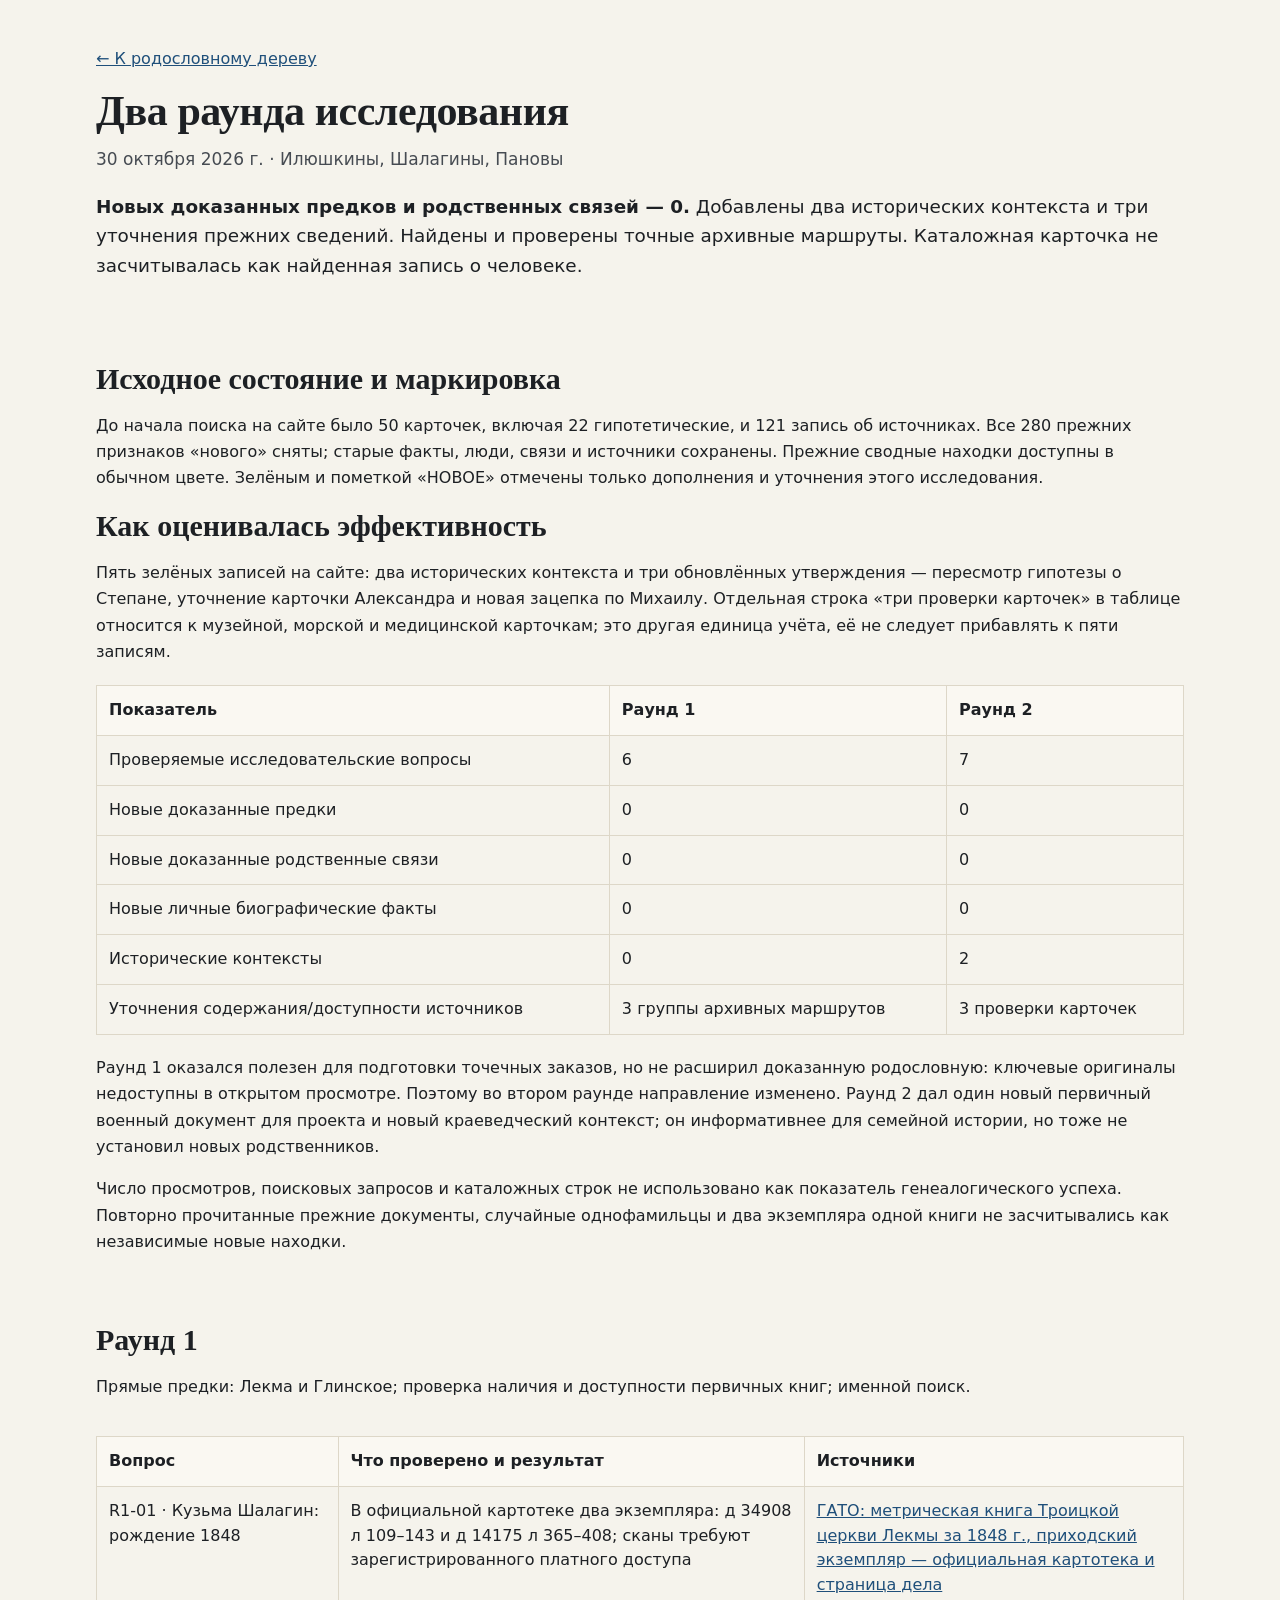
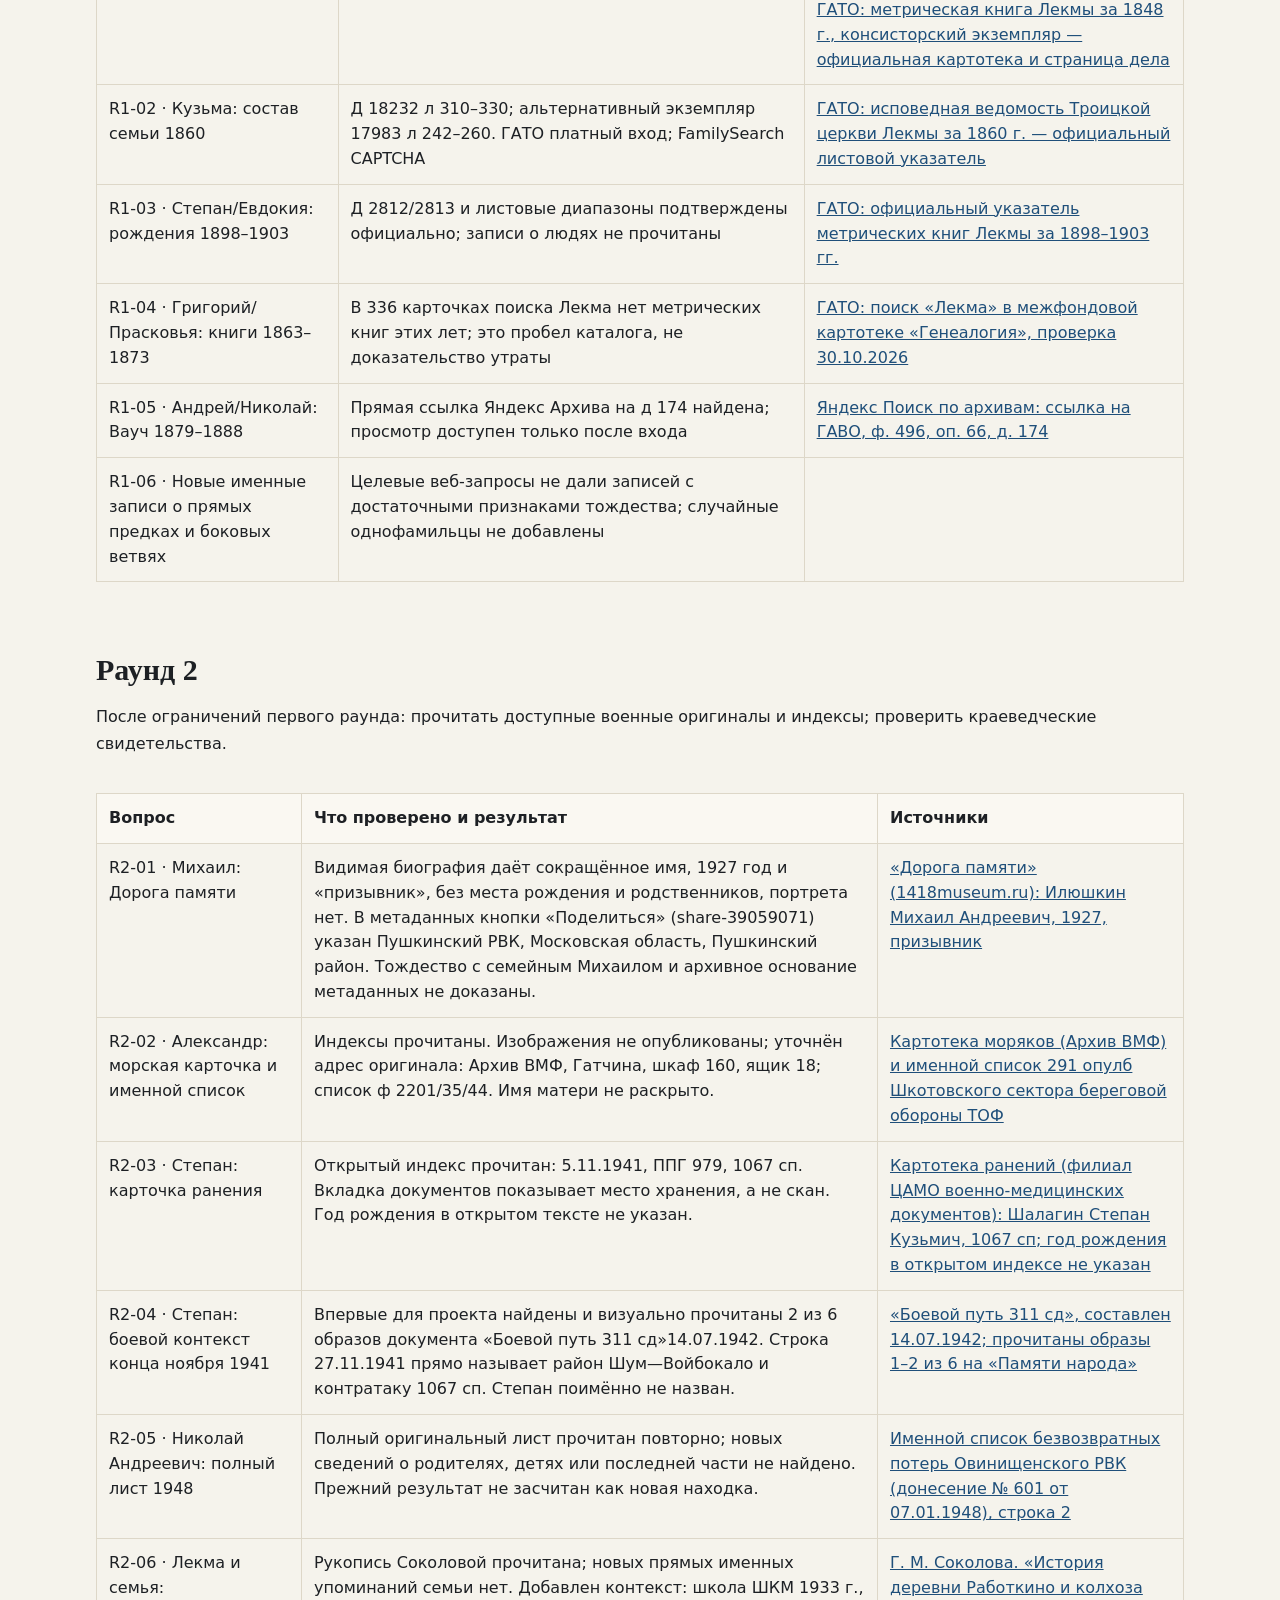
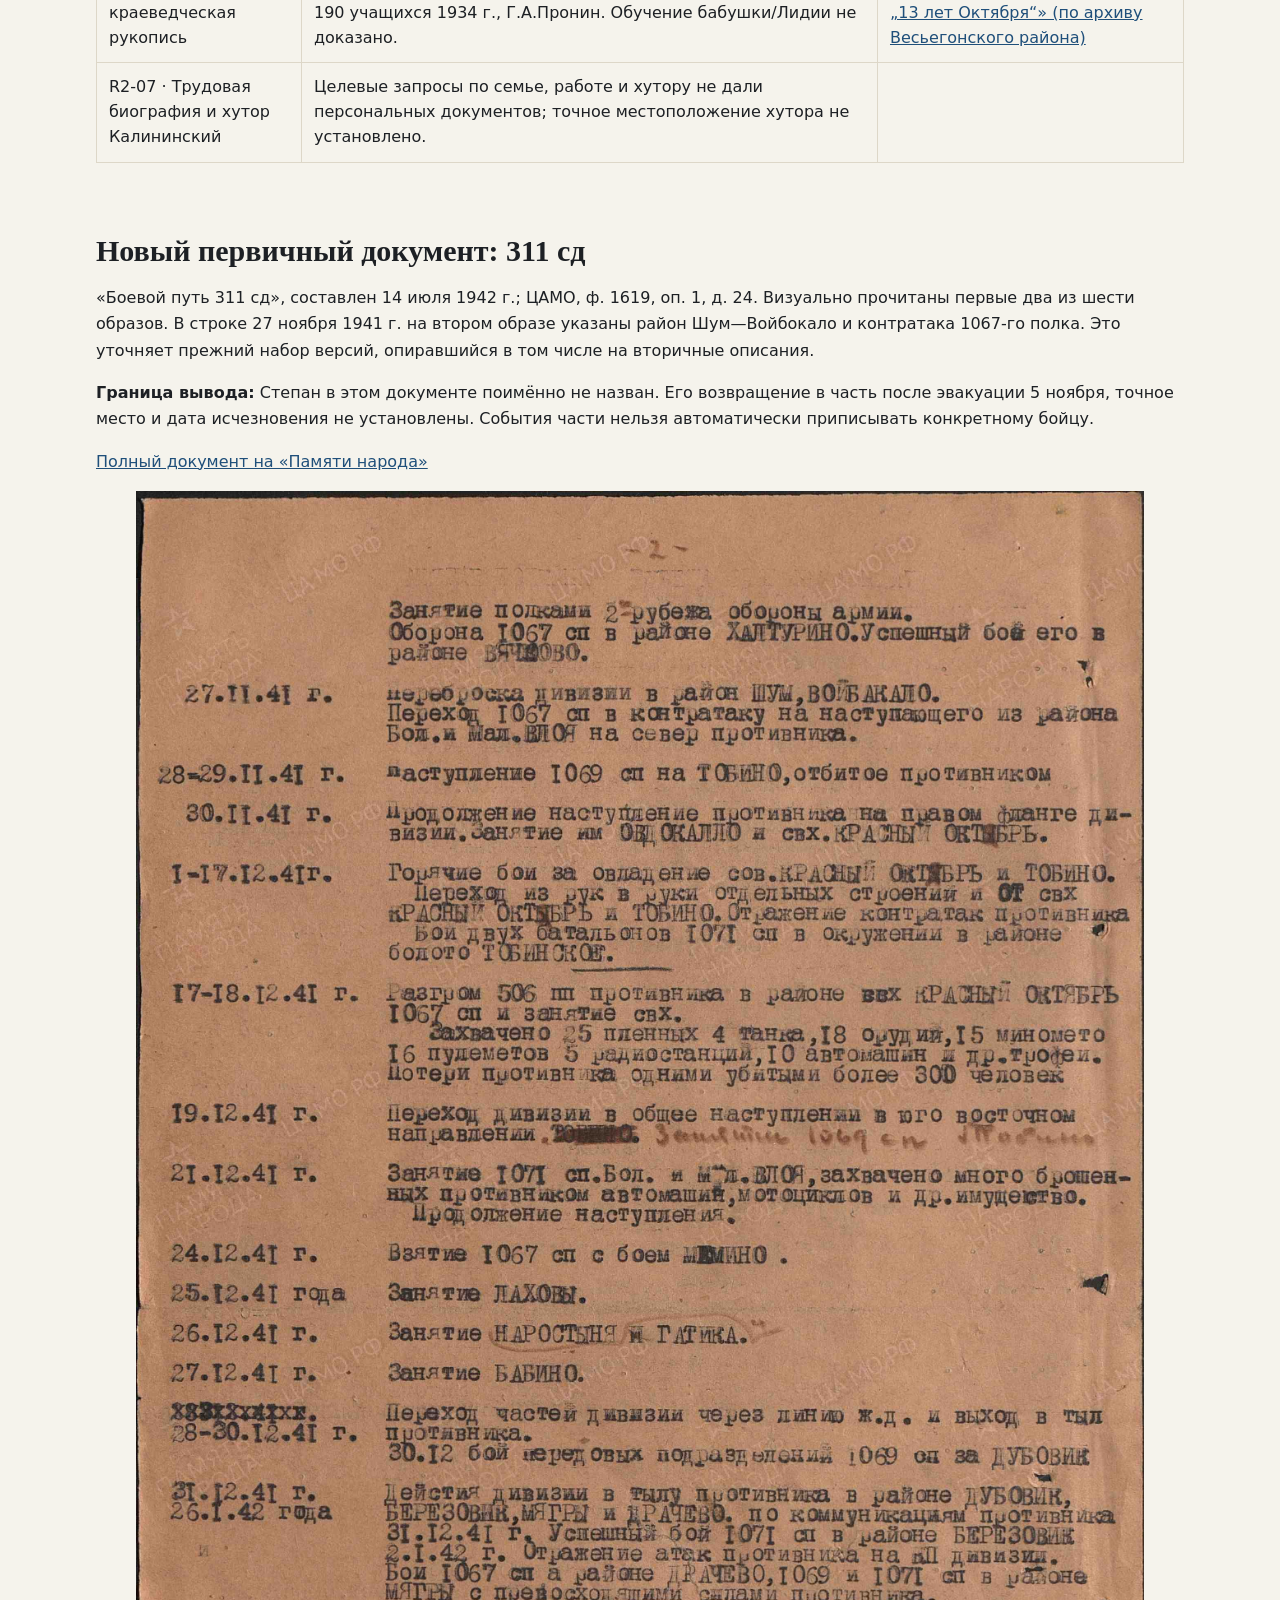
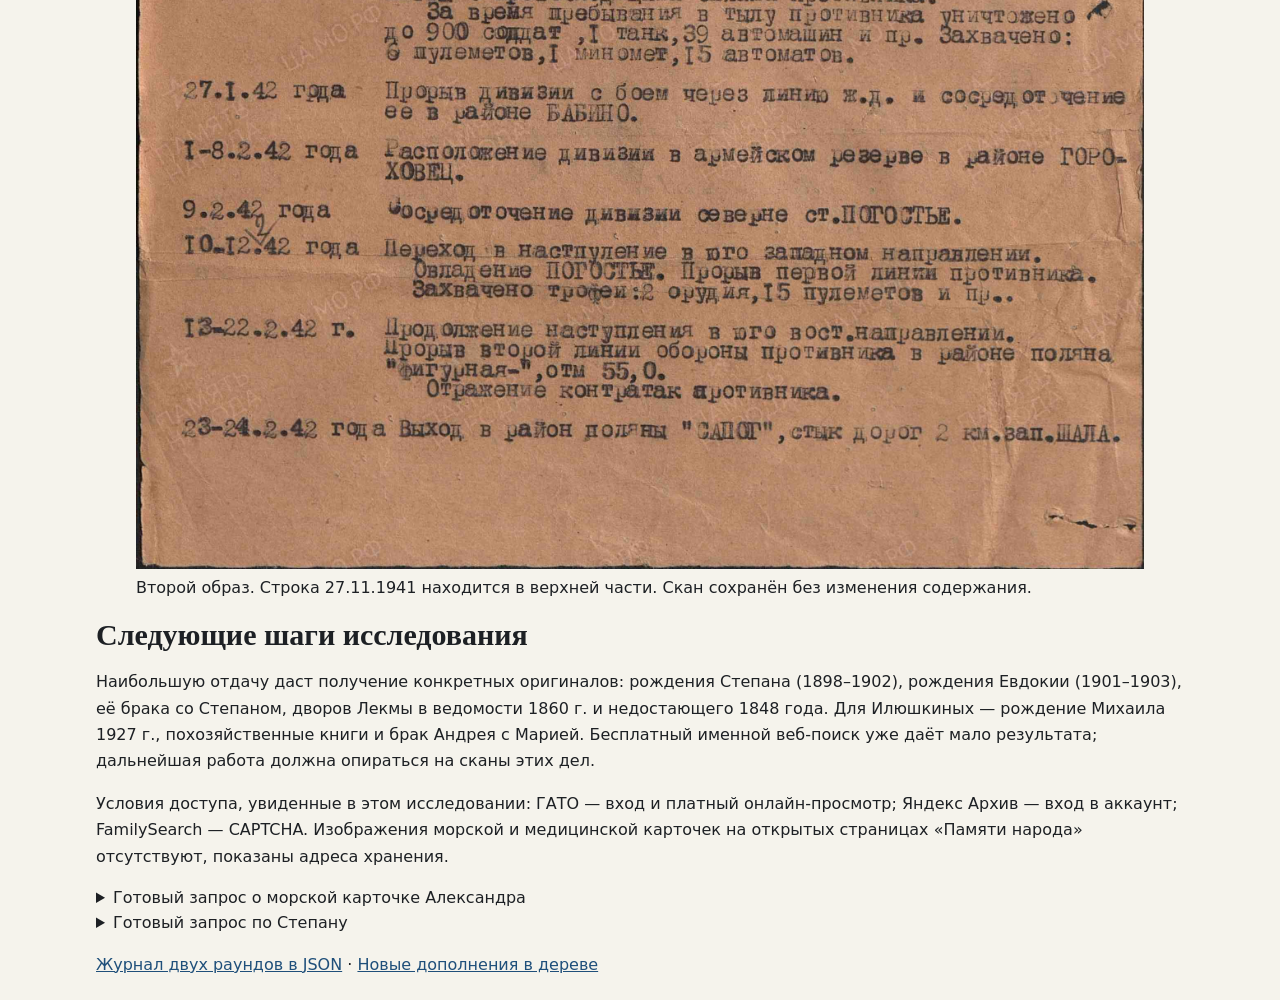
<file: research-2026-10-30.html>
<!doctype html><html lang="ru"><head><meta charset="utf-8"><meta name="viewport" content="width=device-width,initial-scale=1"><title>Два раунда исследования — 30 октября 2026</title><link rel="stylesheet" href="assets/style.css?v=20261030-r2"><style>table{border-collapse:collapse;width:100%;margin:20px 0}th,td{text-align:left;vertical-align:top;border:1px solid var(--line);padding:12px}th{background:var(--surface-2)}td a{overflow-wrap:anywhere}figure img{max-width:100%;height:auto}blockquote{margin:16px 0;padding:14px 18px;border-left:3px solid var(--found);background:var(--surface-2)}.result{font-size:1.15rem;line-height:1.6}summary{cursor:pointer}h2{margin-top:0}p{line-height:1.65}</style></head><body><header class="top"><div class="wrap"><p><a href="index.html">← К родословному дереву</a></p><h1>Два раунда исследования</h1><p class="lead">30 октября 2026 г. · Илюшкины, Шалагины, Пановы</p><p class="result"><strong>Новых доказанных предков и родственных связей — 0.</strong> Добавлены два исторических контекста и три уточнения прежних сведений. Найдены и проверены точные архивные маршруты. Каталожная карточка не засчитывалась как найденная запись о человеке.</p></div></header><main><section class="section"><div class="wrap"><h2>Исходное состояние и маркировка</h2><p>До начала поиска на сайте было 50 карточек, включая 22 гипотетические, и 121 запись об источниках. Все 280 прежних признаков «нового» сняты; старые факты, люди, связи и источники сохранены. Прежние сводные находки доступны в обычном цвете. Зелёным и пометкой «НОВОЕ» отмечены только дополнения и уточнения этого исследования.</p><h2>Как оценивалась эффективность</h2><p>Пять зелёных записей на сайте: два исторических контекста и три обновлённых утверждения — пересмотр гипотезы о Степане, уточнение карточки Александра и новая зацепка по Михаилу. Отдельная строка «три проверки карточек» в таблице относится к музейной, морской и медицинской карточкам; это другая единица учёта, её не следует прибавлять к пяти записям.</p><table><thead><tr><th>Показатель</th><th>Раунд 1</th><th>Раунд 2</th></tr></thead><tbody><tr><td>Проверяемые исследовательские вопросы</td><td>6</td><td>7</td></tr><tr><td>Новые доказанные предки</td><td>0</td><td>0</td></tr><tr><td>Новые доказанные родственные связи</td><td>0</td><td>0</td></tr><tr><td>Новые личные биографические факты</td><td>0</td><td>0</td></tr><tr><td>Исторические контексты</td><td>0</td><td>2</td></tr><tr><td>Уточнения содержания/доступности источников</td><td>3 группы архивных маршрутов</td><td>3 проверки карточек</td></tr></tbody></table><p>Раунд 1 оказался полезен для подготовки точечных заказов, но не расширил доказанную родословную: ключевые оригиналы недоступны в открытом просмотре. Поэтому во втором раунде направление изменено. Раунд 2 дал один новый первичный военный документ для проекта и новый краеведческий контекст; он информативнее для семейной истории, но тоже не установил новых родственников.</p><p>Число просмотров, поисковых запросов и каталожных строк не использовано как показатель генеалогического успеха. Повторно прочитанные прежние документы, случайные однофамильцы и два экземпляра одной книги не засчитывались как независимые новые находки.</p></div></section><section class="section"><div class="wrap"><h2>Раунд 1</h2><p>Прямые предки: Лекма и Глинское; проверка наличия и доступности первичных книг; именной поиск.</p><div style="overflow-x:auto"><table><thead><tr><th>Вопрос</th><th>Что проверено и результат</th><th>Источники</th></tr></thead><tbody><tr><td>R1-01 · Кузьма Шалагин: рождение 1848</td><td>В официальной картотеке два экземпляра: д 34908 л 109–143 и д 14175 л 365–408; сканы требуют зарегистрированного платного доступа</td><td><a href="https://archives.tverreg.ru/infres/-/archive/gato/cfcard/cftvergenealogy/2950124" target="_blank" rel="noopener">ГАТО: метрическая книга Троицкой церкви Лекмы за 1848 г., приходский экземпляр — официальная картотека и страница дела</a><br><a href="https://archives.tverreg.ru/infres/-/archive/gato/cfcard/cftvergenealogy/2976346" target="_blank" rel="noopener">ГАТО: метрическая книга Лекмы за 1848 г., консисторский экземпляр — официальная картотека и страница дела</a></td></tr><tr><td>R1-02 · Кузьма: состав семьи 1860</td><td>Д 18232 л 310–330; альтернативный экземпляр 17983 л 242–260. ГАТО платный вход; FamilySearch CAPTCHA</td><td><a href="https://archives.tverreg.ru/infres/-/archive/gato/cfcard/cftvergenealogy/2992218" target="_blank" rel="noopener">ГАТО: исповедная ведомость Троицкой церкви Лекмы за 1860 г. — официальный листовой указатель</a></td></tr><tr><td>R1-03 · Степан/Евдокия: рождения 1898–1903</td><td>Д 2812/2813 и листовые диапазоны подтверждены официально; записи о людях не прочитаны</td><td><a href="https://archives.tverreg.ru/infres/-/archive/gato/160/15-3/2812" target="_blank" rel="noopener">ГАТО: официальный указатель метрических книг Лекмы за 1898–1903 гг.</a></td></tr><tr><td>R1-04 · Григорий/Прасковья: книги 1863–1873</td><td>В 336 карточках поиска Лекма нет метрических книг этих лет; это пробел каталога, не доказательство утраты</td><td><a href="https://archives.tverreg.ru/infres/-/archive/gato/cfcards/cftvergenealogy?_archiveStorePortlet_query=%D0%9B%D0%B5%D0%BA%D0%BC%D0%B0" target="_blank" rel="noopener">ГАТО: поиск «Лекма» в межфондовой картотеке «Генеалогия», проверка 30.10.2026</a></td></tr><tr><td>R1-05 · Андрей/Николай: Вауч 1879–1888</td><td>Прямая ссылка Яндекс Архива на д 174 найдена; просмотр доступен только после входа</td><td><a href="https://ya.ru/archive/catalog/d61ba911-582a-43d5-8c33-6fb40594daeb" target="_blank" rel="noopener">Яндекс Поиск по архивам: ссылка на ГАВО, ф. 496, оп. 66, д. 174</a></td></tr><tr><td>R1-06 · Новые именные записи о прямых предках и боковых ветвях</td><td>Целевые веб-запросы не дали записей с достаточными признаками тождества; случайные однофамильцы не добавлены</td><td></td></tr></tbody></table></div></div></section><section class="section"><div class="wrap"><h2>Раунд 2</h2><p>После ограничений первого раунда: прочитать доступные военные оригиналы и индексы; проверить краеведческие свидетельства.</p><div style="overflow-x:auto"><table><thead><tr><th>Вопрос</th><th>Что проверено и результат</th><th>Источники</th></tr></thead><tbody><tr><td>R2-01 · Михаил: Дорога памяти</td><td>Видимая биография даёт сокращённое имя, 1927 год и «призывник», без места рождения и родственников, портрета нет. В метаданных кнопки «Поделиться» (share-39059071) указан Пушкинский РВК, Московская область, Пушкинский район. Тождество с семейным Михаилом и архивное основание метаданных не доказаны.</td><td><a href="https://1418museum.ru/heroes/39059071/" target="_blank" rel="noopener">«Дорога памяти» (1418museum.ru): Илюшкин Михаил Андреевич, 1927, призывник</a></td></tr><tr><td>R2-02 · Александр: морская карточка и именной список</td><td>Индексы прочитаны. Изображения не опубликованы; уточнён адрес оригинала: Архив ВМФ, Гатчина, шкаф 160, ящик 18; список ф 2201/35/44. Имя матери не раскрыто.</td><td><a href="https://pamyat-naroda.ru/heroes/kld-card_vmf5294591/" target="_blank" rel="noopener">Картотека моряков (Архив ВМФ) и именной список 291 опулб Шкотовского сектора береговой обороны ТОФ</a></td></tr><tr><td>R2-03 · Степан: карточка ранения</td><td>Открытый индекс прочитан: 5.11.1941, ППГ 979, 1067 сп. Вкладка документов показывает место хранения, а не скан. Год рождения в открытом тексте не указан.</td><td><a href="https://pamyat-naroda.ru/heroes/kld-card_ran1731084/" target="_blank" rel="noopener">Картотека ранений (филиал ЦАМО военно-медицинских документов): Шалагин Степан Кузьмич, 1067 сп; год рождения в открытом индексе не указан</a></td></tr><tr><td>R2-04 · Степан: боевой контекст конца ноября 1941</td><td>Впервые для проекта найдены и визуально прочитаны 2 из 6 образов документа «Боевой путь 311 сд»14.07.1942. Строка 27.11.1941 прямо называет район Шум—Войбокало и контратаку 1067 сп. Степан поимённо не назван.</td><td><a href="https://pamyat-naroda.ru/documents/view/?id=135392737" target="_blank" rel="noopener">«Боевой путь 311 сд», составлен 14.07.1942; прочитаны образы 1–2 из 6 на «Памяти народа»</a></td></tr><tr><td>R2-05 · Николай Андреевич: полный лист 1948</td><td>Полный оригинальный лист прочитан повторно; новых сведений о родителях, детях или последней части не найдено. Прежний результат не засчитан как новая находка.</td><td><a href="https://obd-memorial.ru/html/info.htm?id=64475689" target="_blank" rel="noopener">Именной список безвозвратных потерь Овинищенского РВК (донесение № 601 от 07.01.1948), строка 2</a></td></tr><tr><td>R2-06 · Лекма и семья: краеведческая рукопись</td><td>Рукопись Соколовой прочитана; новых прямых именных упоминаний семьи нет. Добавлен контекст: школа ШКМ 1933 г., 190 учащихся 1934 г., Г.А.Пронин. Обучение бабушки/Лидии не доказано.</td><td><a href="https://web.archive.org/web/20250715163352/https://vesyegonsk.tverlib.ru/gmsokolova-istoriya-derevni-rabotkino-i-kolhoza-13-let-oktyabrya" target="_blank" rel="noopener">Г. М. Соколова. «История деревни Работкино и колхоза „13 лет Октября“» (по архиву Весьегонского района)</a></td></tr><tr><td>R2-07 · Трудовая биография и хутор Калининский</td><td>Целевые запросы по семье, работе и хутору не дали персональных документов; точное местоположение хутора не установлено.</td><td></td></tr></tbody></table></div></div></section><section class="section"><div class="wrap"><h2>Новый первичный документ: 311 сд</h2><p>«Боевой путь 311 сд», составлен 14 июля 1942 г.; ЦАМО, ф. 1619, оп. 1, д. 24. Визуально прочитаны первые два из шести образов. В строке 27 ноября 1941 г. на втором образе указаны район Шум—Войбокало и контратака 1067-го полка. Это уточняет прежний набор версий, опиравшийся в том числе на вторичные описания.</p><p><strong>Граница вывода:</strong> Степан в этом документе поимённо не назван. Его возвращение в часть после эвакуации 5 ноября, точное место и дата исчезновения не установлены. События части нельзя автоматически приписывать конкретному бойцу.</p><p><a href="https://pamyat-naroda.ru/documents/view/?id=135392737" target="_blank" rel="noopener">Полный документ на «Памяти народа»</a></p><figure><a href="img/311sd-1942-page2.jpg"><img src="img/311sd-1942-page2.jpg" loading="lazy" alt="Второй образ боевого пути 311-й стрелковой дивизии: события ноября 1941 — февраля 1942 года"></a><figcaption>Второй образ. Строка 27.11.1941 находится в верхней части. Скан сохранён без изменения содержания.</figcaption></figure><h2>Следующие шаги исследования</h2><p>Наибольшую отдачу даст получение конкретных оригиналов: рождения Степана (1898–1902), рождения Евдокии (1901–1903), её брака со Степаном, дворов Лекмы в ведомости 1860 г. и недостающего 1848 года. Для Илюшкиных — рождение Михаила 1927 г., похозяйственные книги и брак Андрея с Марией. Бесплатный именной веб-поиск уже даёт мало результата; дальнейшая работа должна опираться на сканы этих дел.</p><p>Условия доступа, увиденные в этом исследовании: ГАТО — вход и платный онлайн-просмотр; Яндекс Архив — вход в аккаунт; FamilySearch — CAPTCHA. Изображения морской и медицинской карточек на открытых страницах «Памяти народа» отсутствуют, показаны адреса хранения.</p><details><summary>Готовый запрос о морской карточке Александра</summary><blockquote>Прошу сообщить возможность получения копии учётной карточки Илюшкина Александра Андреевича, 1920 г. р., Овинищенский РВК, поступление на службу в сентябре 1940 г., 291 отдельный пулемётный батальон Шкотовского сектора береговой обороны ТОФ. По открытому индексу: шкаф 160, ящик 18. Также прошу проверить именной список: ф. 2201, оп. 35, д. 44. Интересуют полные имена родителей, довоенный адрес и сведения о дальнейшем перемещении. При необходимости платных работ прошу предварительно сообщить стоимость.</blockquote></details><details><summary>Готовый запрос по Степану</summary><blockquote>Прошу сообщить возможность получения копии карточки и сведений о лечении Шалагина Степана Кузьмича (вариант отчества Кузмич), рядового 1067 стрелкового полка 311 стрелковой дивизии. Открытый индекс сообщает эвакуацию в тыл 05.11.1941, ППГ 979, картотека общего учёта, ящик 119-12. Годы рождения по другим документам расходятся: 1898–1902. Интересуют даты поступления и выбытия, направление дальнейшей эвакуации и сведения о возвращении в часть. Тождество медицинской записи с нашим родственником требуется проверить по месту рождения и родственникам.</blockquote></details><p><a href="research/2026-10-30-rounds.json">Журнал двух раундов в JSON</a> · <a href="index.html#findings">Новые дополнения в дереве</a></p></div></section></main></body></html>
</file>
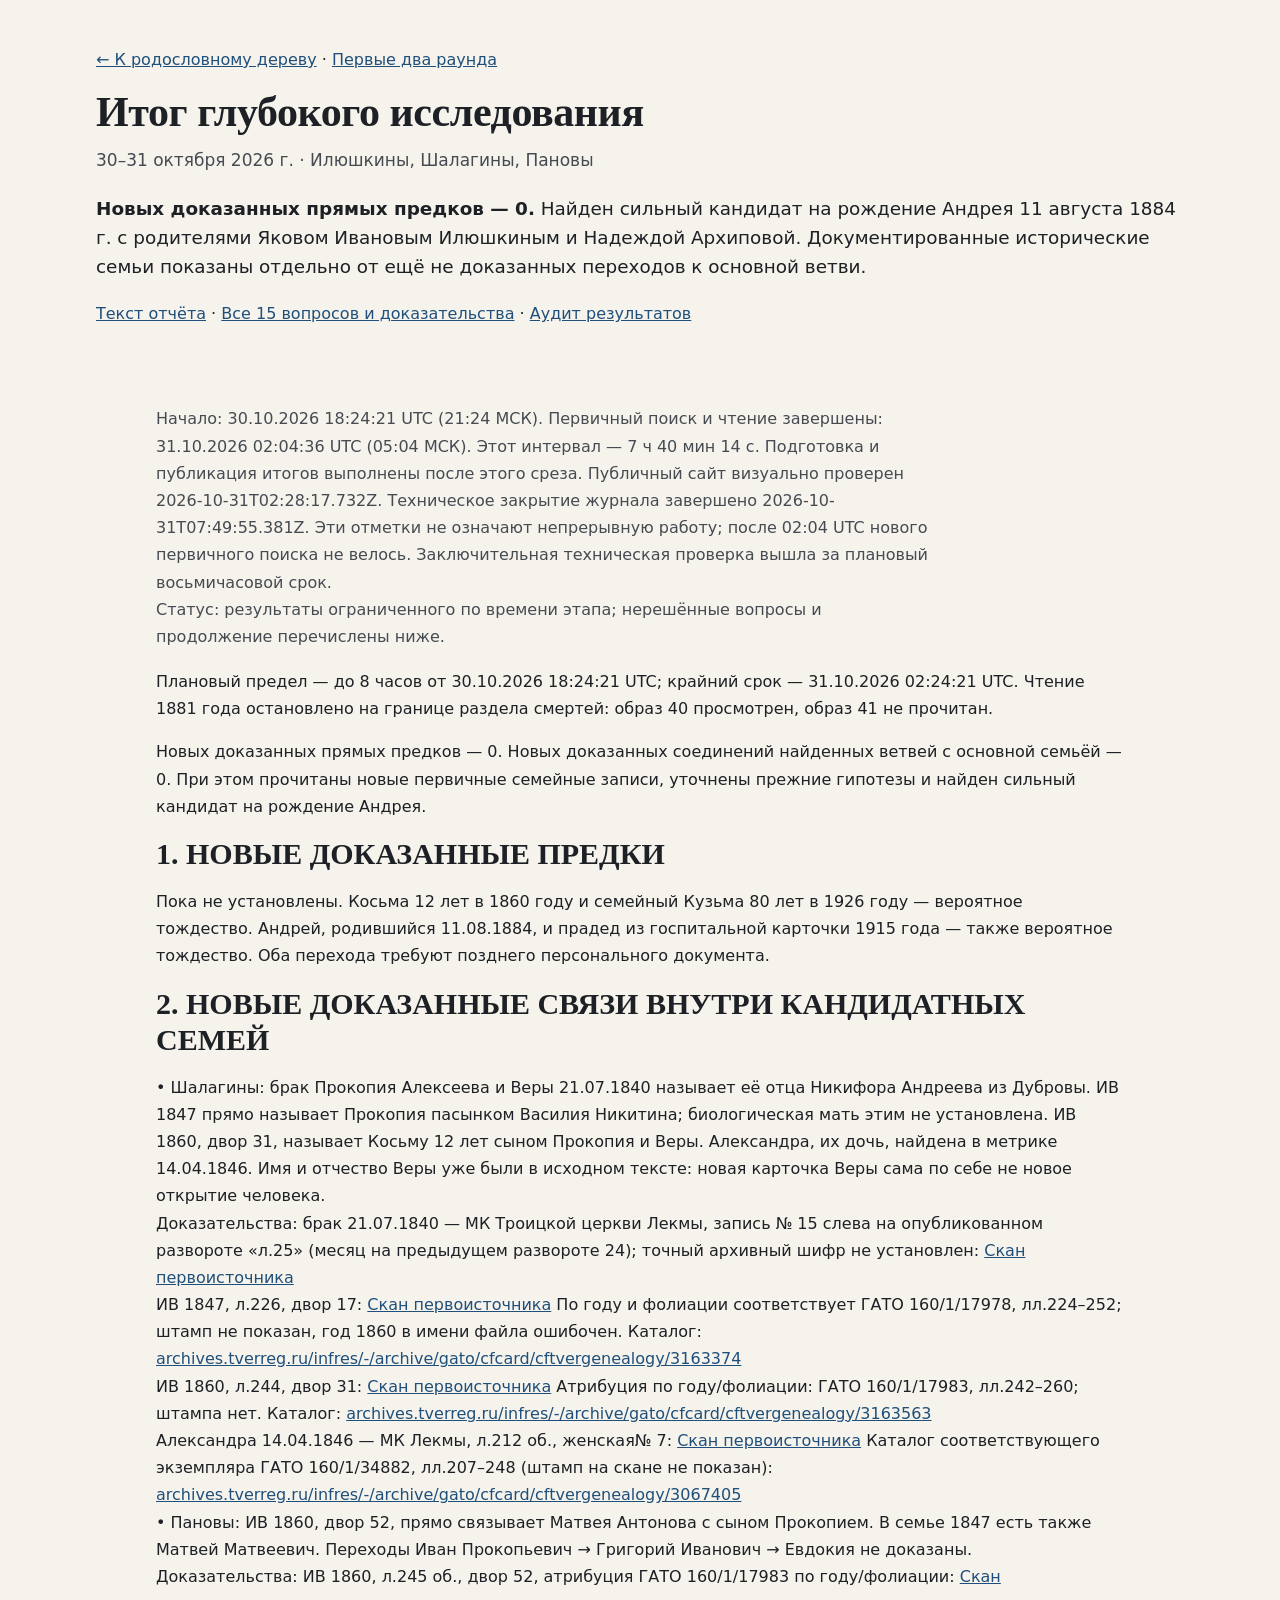
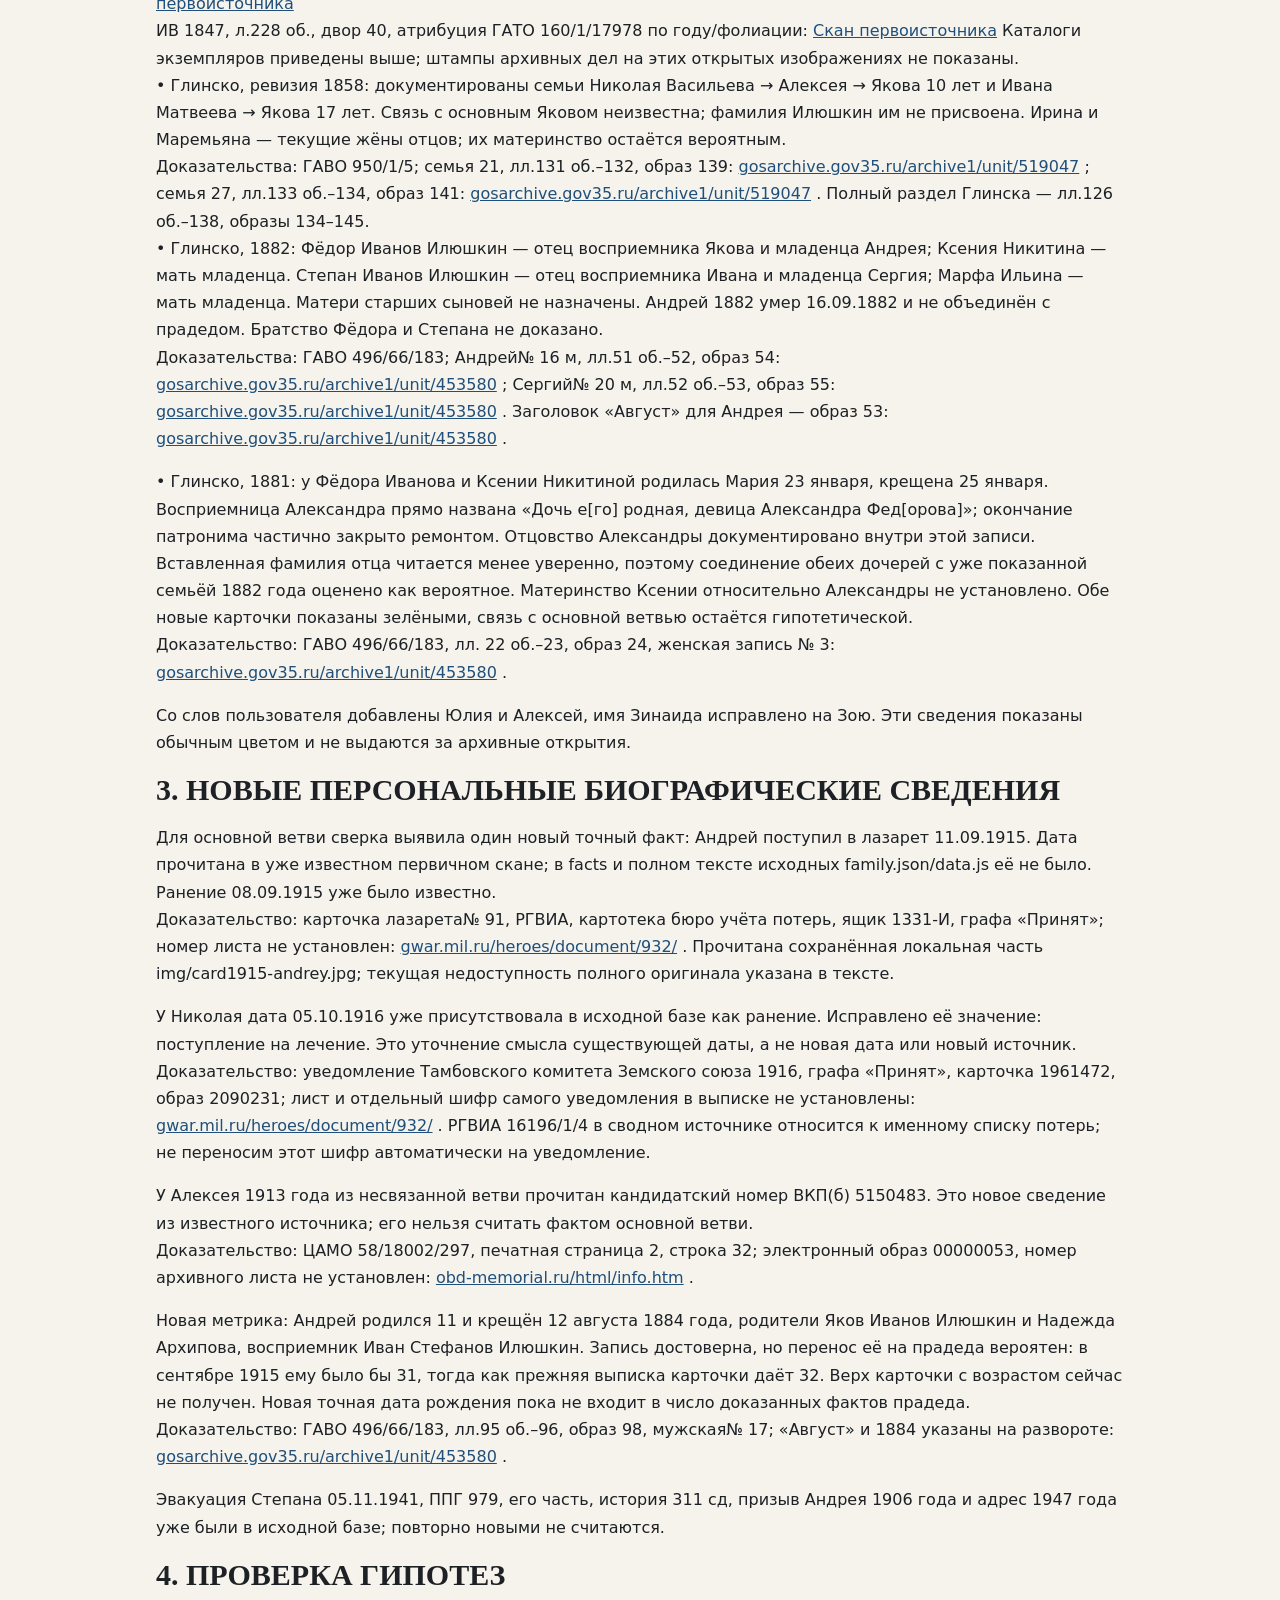
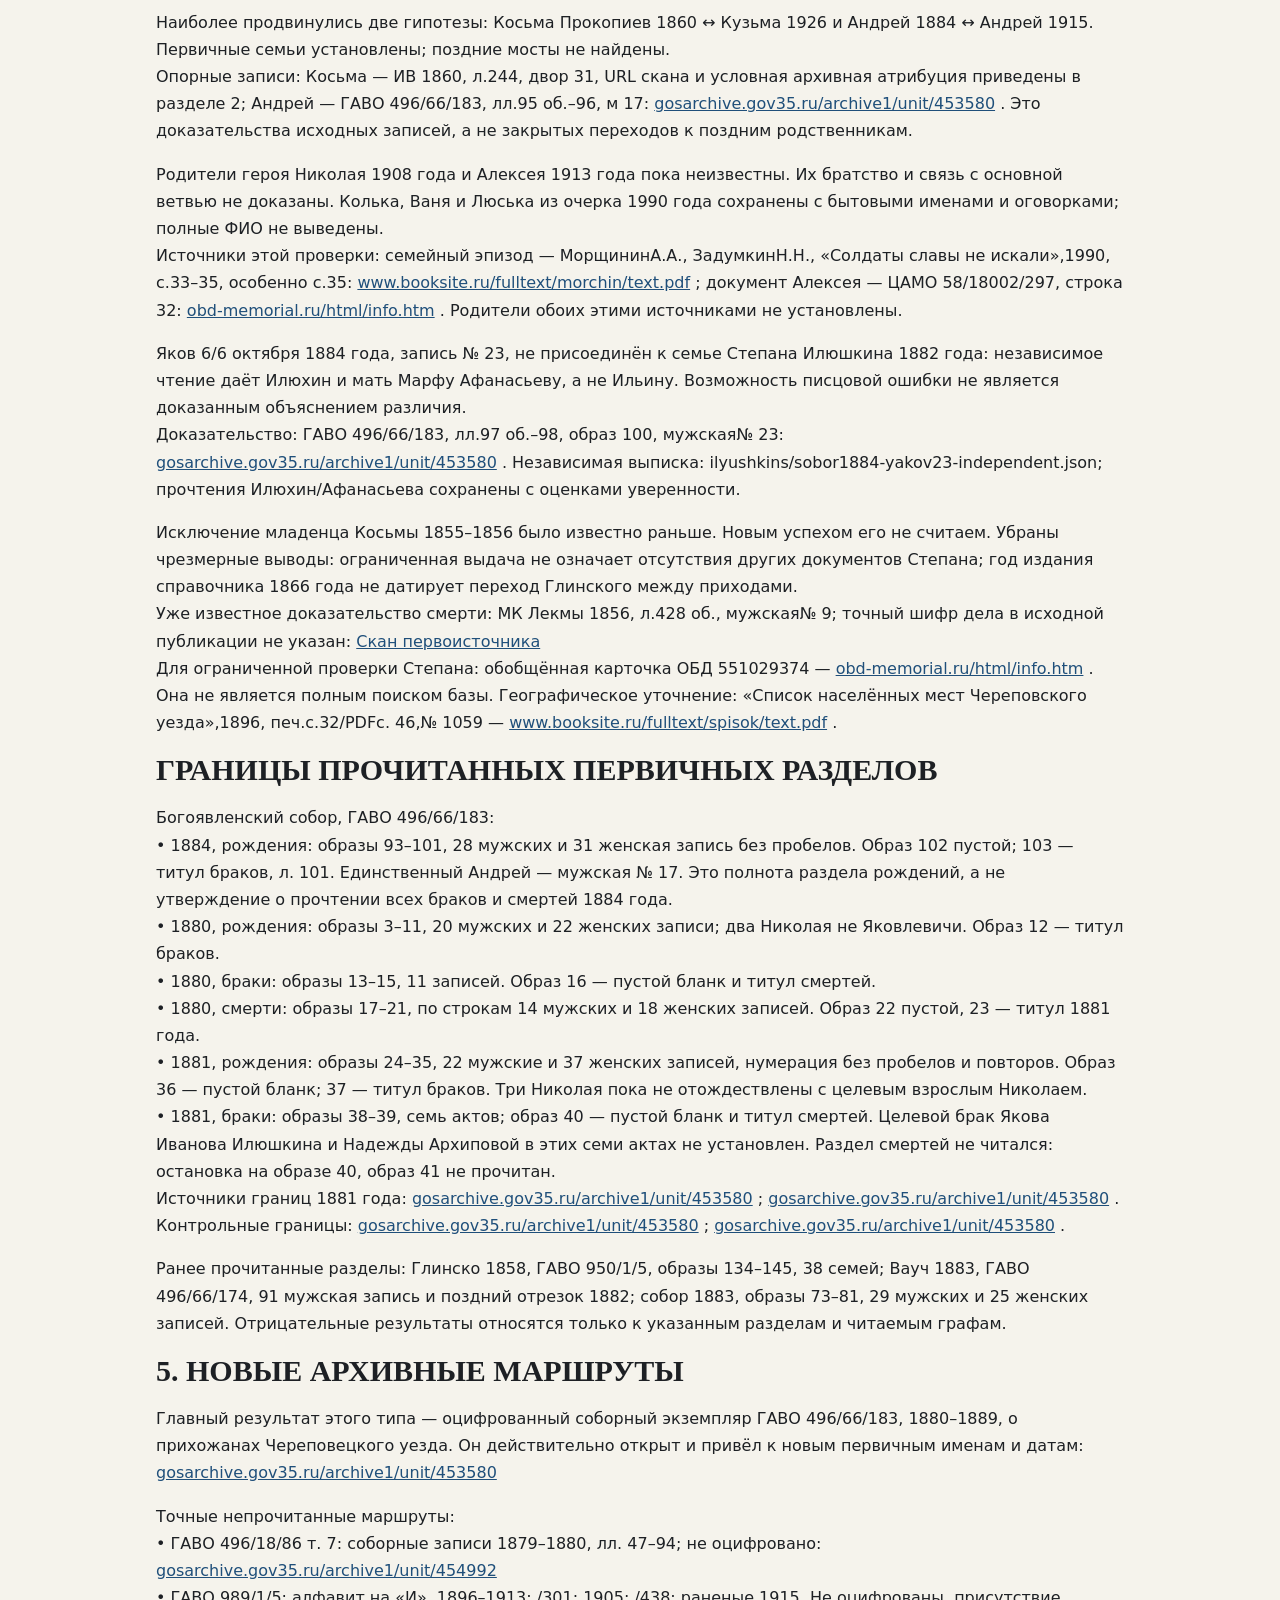
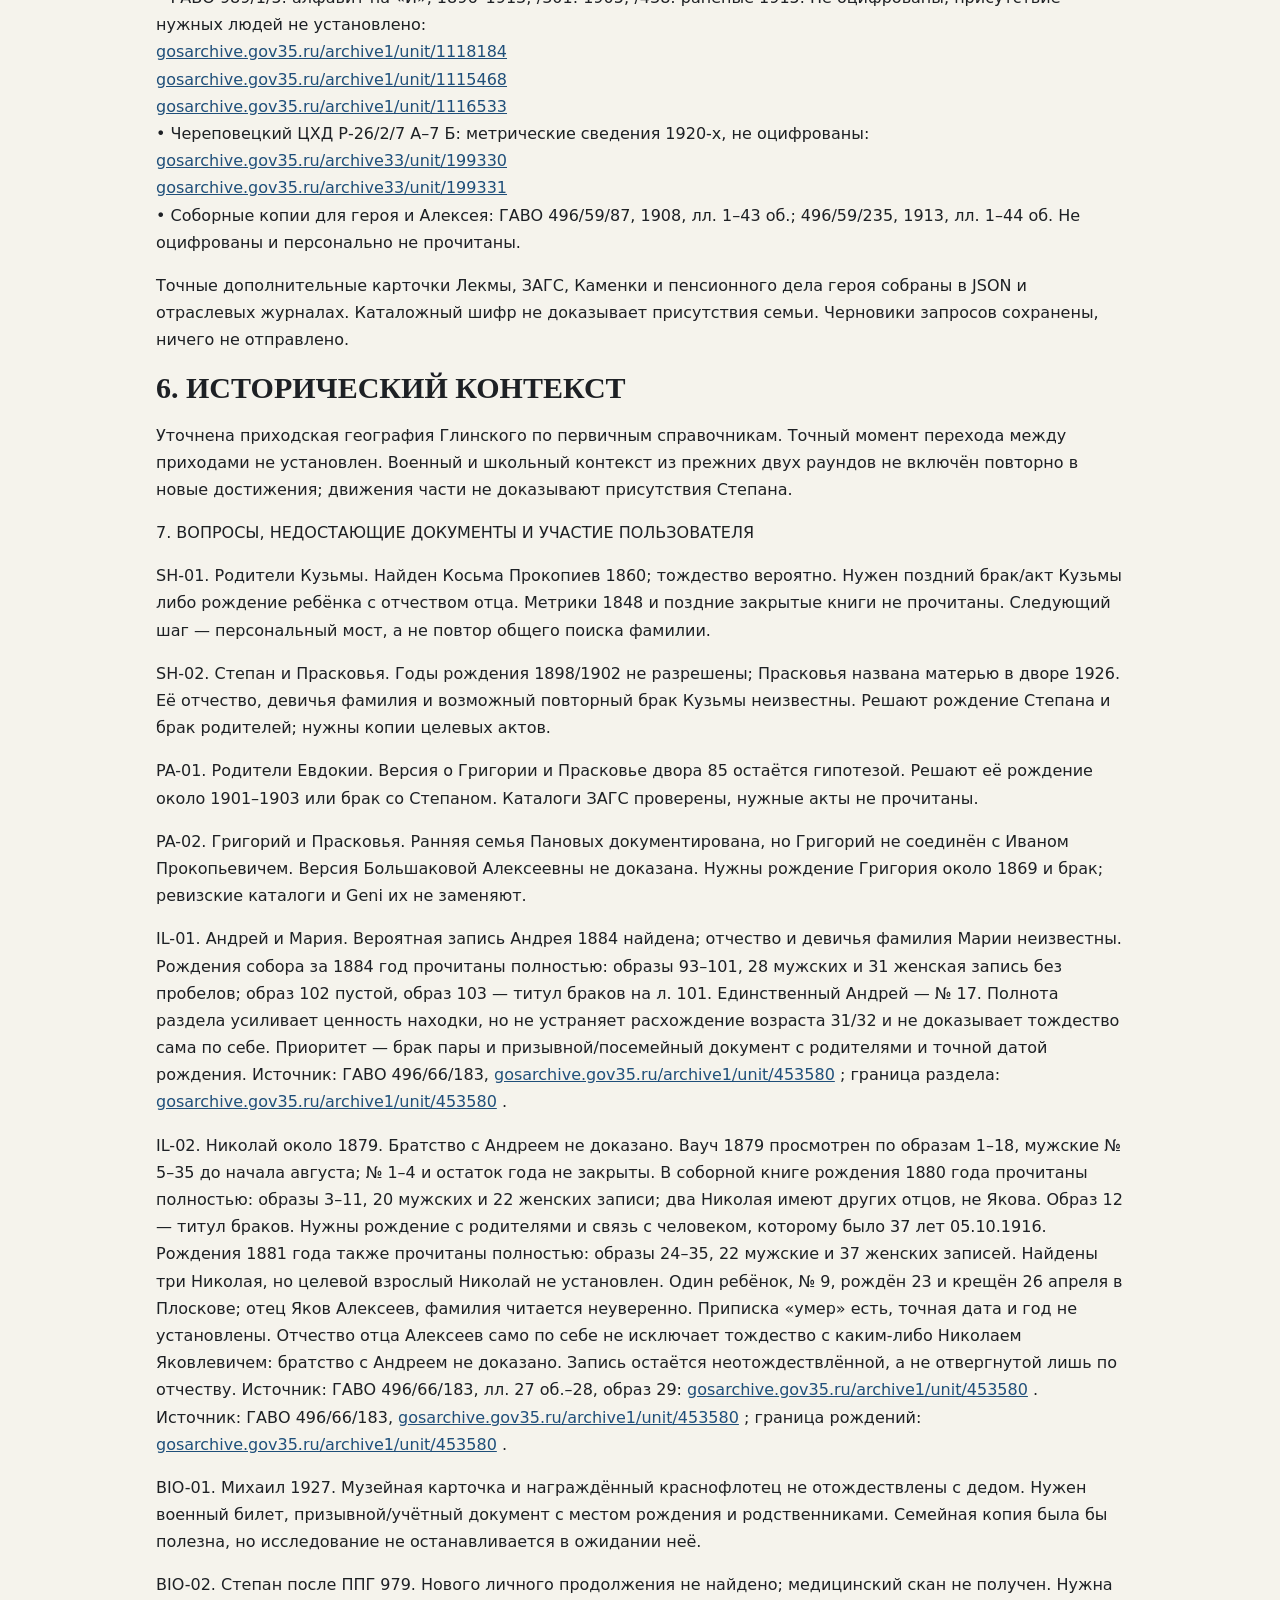
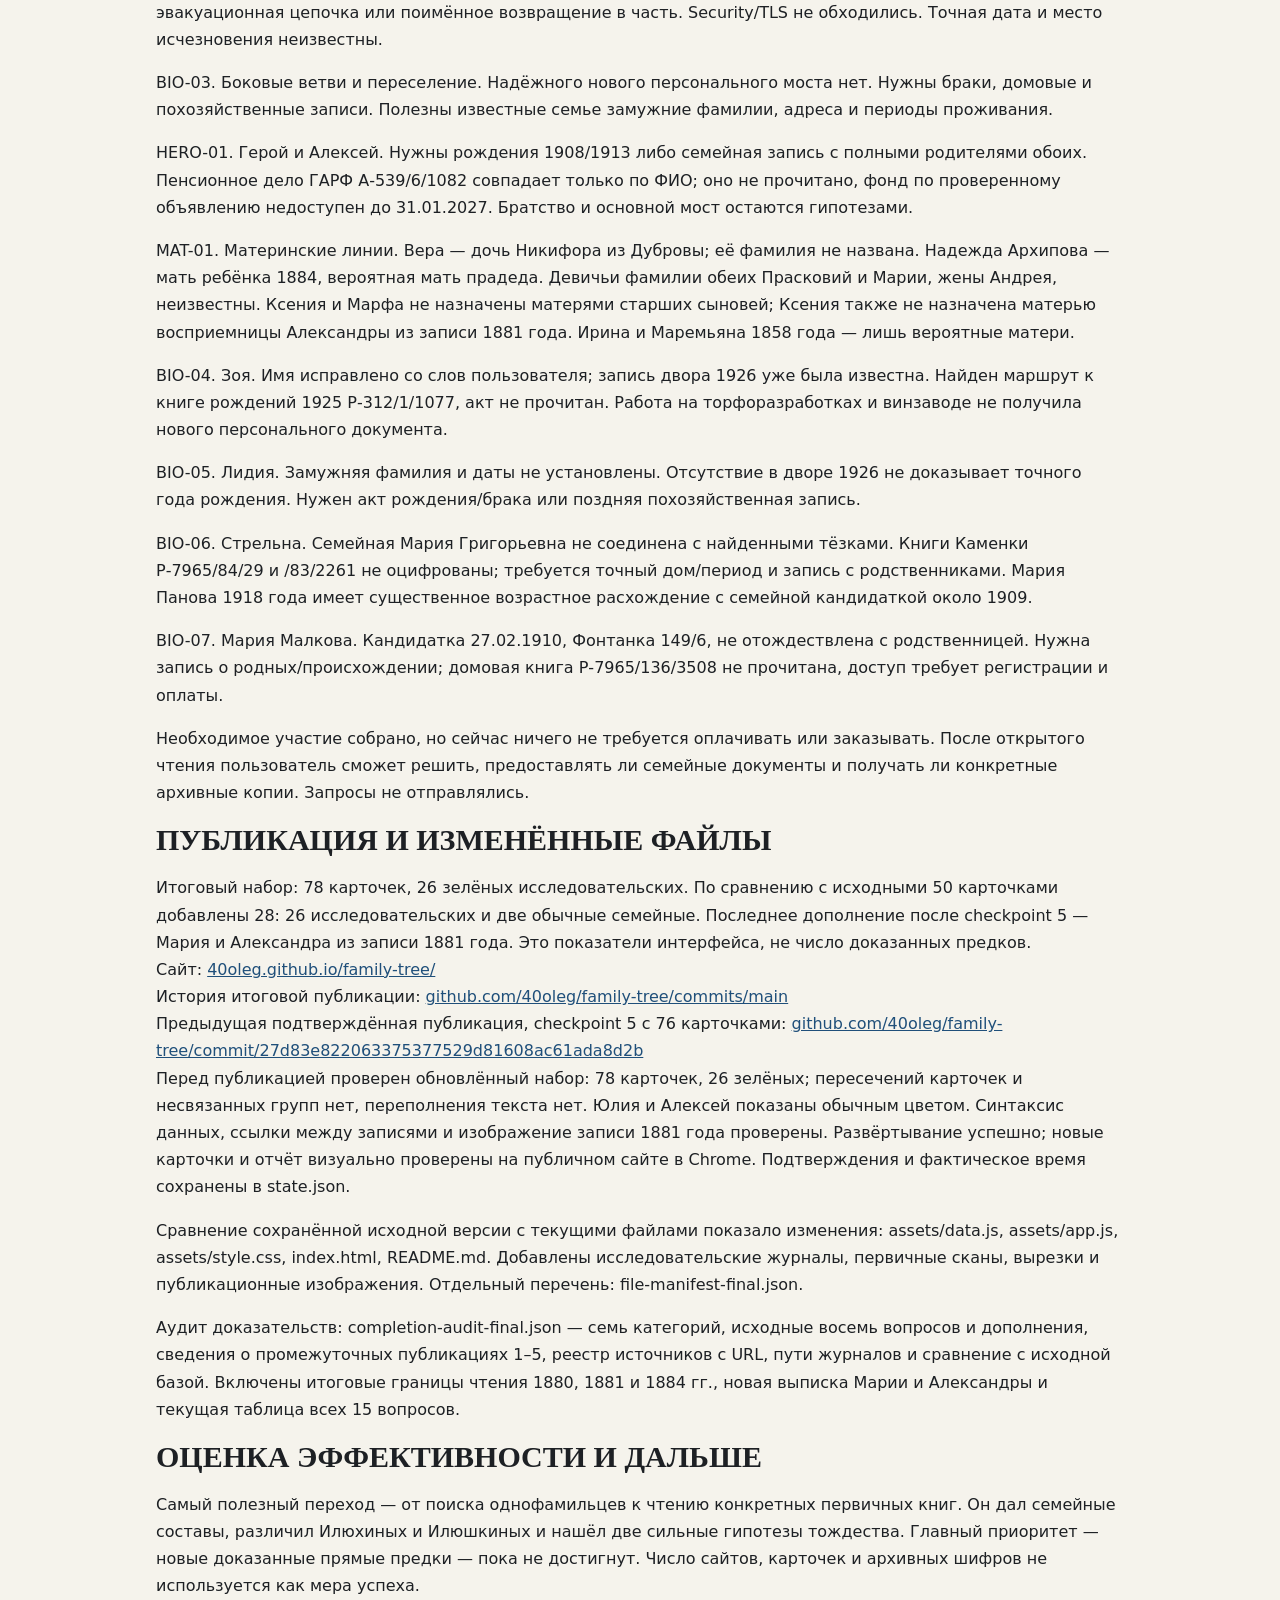
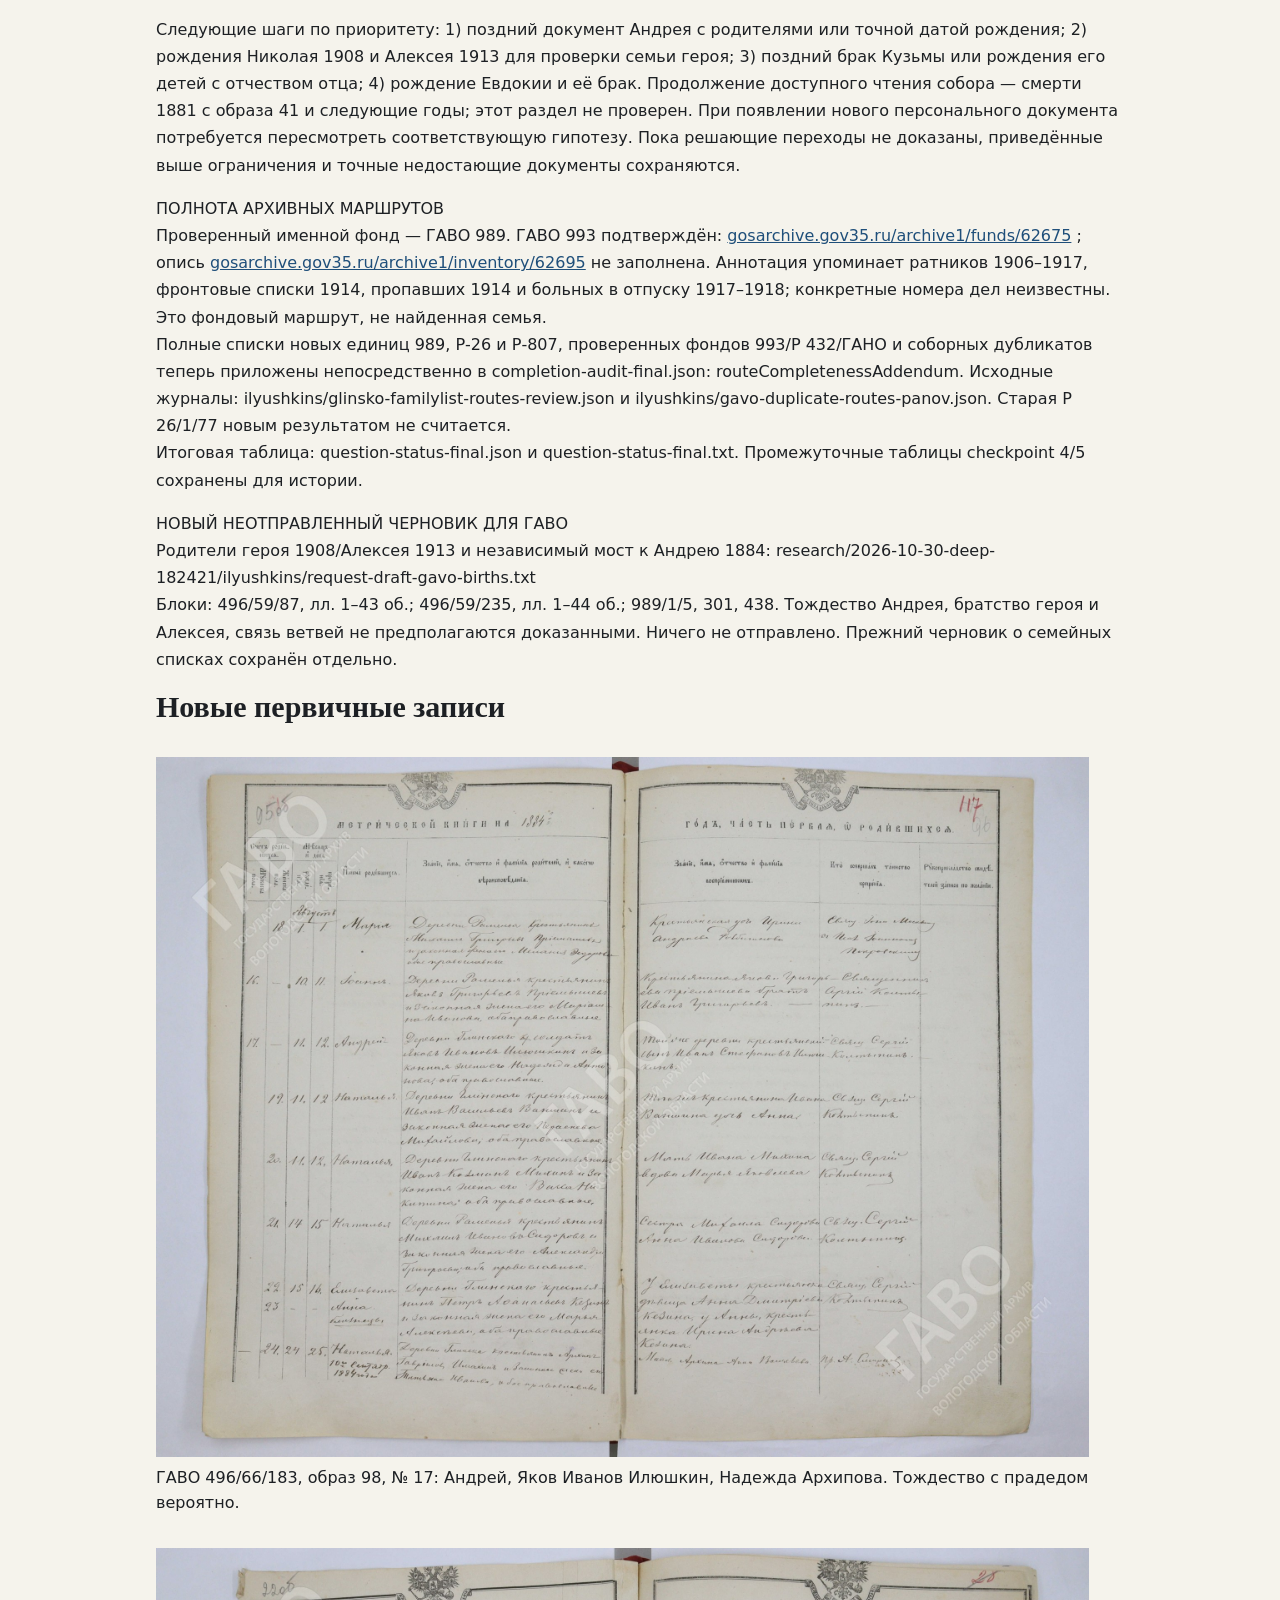
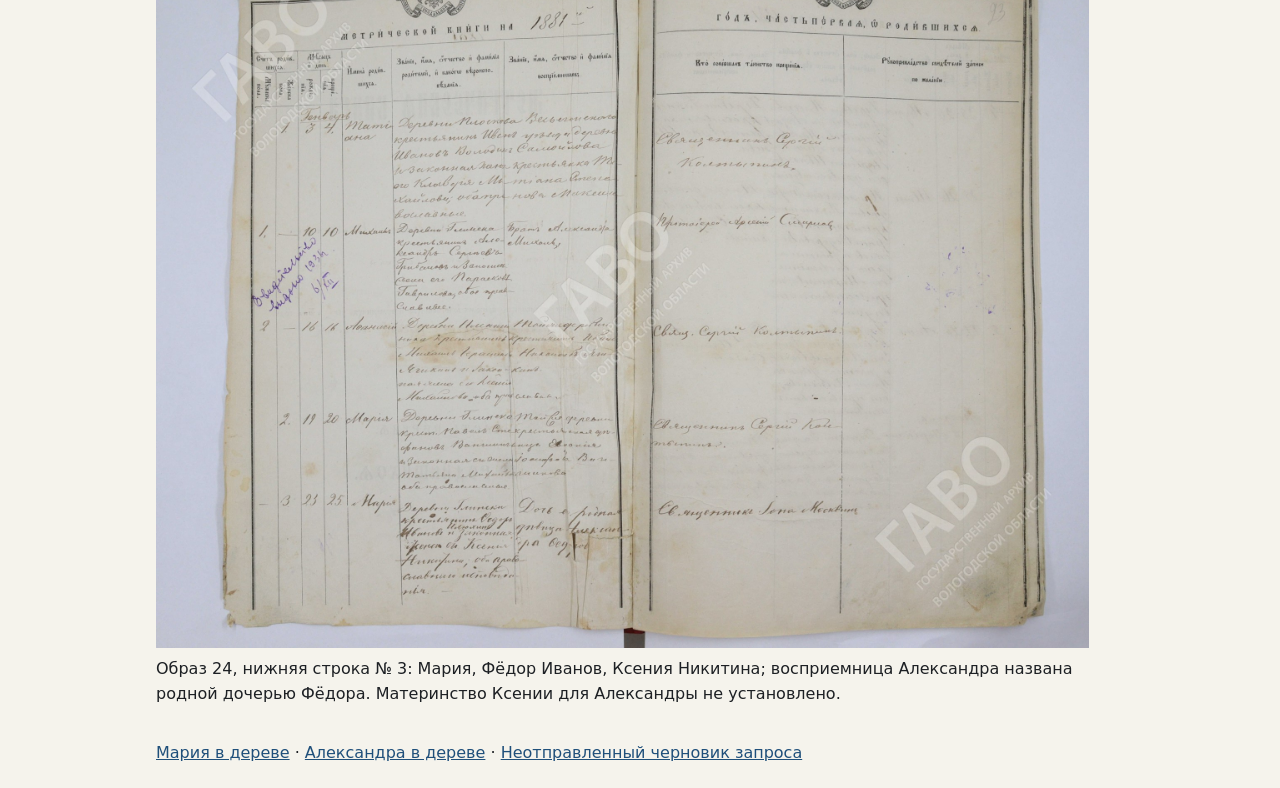
<file: research-2026-10-31.html>
<!doctype html><html lang="ru"><head><meta charset="utf-8"><meta name="viewport" content="width=device-width,initial-scale=1"><title>Итог исследования семьи — 31 октября 2026</title><link rel="stylesheet" href="assets/style.css?v=20261031-deep6"><style>main .wrap{max-width:1000px}p{line-height:1.7;overflow-wrap:anywhere}h2{margin-top:2.4rem}figure img{max-width:100%;height:auto;max-height:700px;object-fit:contain}figure{margin:2rem 0}figcaption{line-height:1.6}a{overflow-wrap:anywhere}.result{font-size:1.15rem;line-height:1.6}</style></head><body><header class="top"><div class="wrap"><p><a href="index.html">← К родословному дереву</a> · <a href="research-2026-10-30.html">Первые два раунда</a></p><h1>Итог глубокого исследования</h1><p class="lead">30–31 октября 2026 г. · Илюшкины, Шалагины, Пановы</p><p class="result"><strong>Новых доказанных прямых предков — 0.</strong> Найден сильный кандидат на рождение Андрея 11 августа 1884 г. с родителями Яковом Ивановым Илюшкиным и Надеждой Архиповой. Документированные исторические семьи показаны отдельно от ещё не доказанных переходов к основной ветви.</p><p><a href="research/2026-10-30-deep-182421/report-final.txt">Текст отчёта</a> · <a href="research/2026-10-30-deep-182421/question-status-final.json">Все 15 вопросов и доказательства</a> · <a href="research/2026-10-30-deep-182421/completion-audit-final.json">Аудит результатов</a></p></div></header><main><section class="section"><div class="wrap"><p class="sub">Начало: 30.10.2026 18:24:21 UTC (21:24 МСК). Первичный поиск и чтение завершены: 31.10.2026 02:04:36 UTC (05:04 МСК). Этот интервал — 7 ч 40 мин 14 с. Подготовка и публикация итогов выполнены после этого среза. Публичный сайт визуально проверен 2026-10-31T02:28:17.732Z. Техническое закрытие журнала завершено 2026-10-31T07:49:55.381Z. Эти отметки не означают непрерывную работу; после 02:04 UTC нового первичного поиска не велось. Заключительная техническая проверка вышла за плановый восьмичасовой срок.<br>Статус: результаты ограниченного по времени этапа; нерешённые вопросы и продолжение перечислены ниже.</p>
<p>Плановый предел — до 8 часов от 30.10.2026 18:24:21 UTC; крайний срок — 31.10.2026 02:24:21 UTC. Чтение 1881 года остановлено на границе раздела смертей: образ 40 просмотрен, образ 41 не прочитан.</p>
<p>Новых доказанных прямых предков — 0. Новых доказанных соединений найденных ветвей с основной семьёй — 0. При этом прочитаны новые первичные семейные записи, уточнены прежние гипотезы и найден сильный кандидат на рождение Андрея.</p>
<h2 id="s1">1. НОВЫЕ ДОКАЗАННЫЕ ПРЕДКИ</h2>
<p>Пока не установлены. Косьма 12 лет в 1860 году и семейный Кузьма 80 лет в 1926 году — вероятное тождество. Андрей, родившийся 11.08.1884, и прадед из госпитальной карточки 1915 года — также вероятное тождество. Оба перехода требуют позднего персонального документа.</p>
<h2 id="s2">2. НОВЫЕ ДОКАЗАННЫЕ СВЯЗИ ВНУТРИ КАНДИДАТНЫХ СЕМЕЙ</h2>
<p>• Шалагины: брак Прокопия Алексеева и Веры 21.07.1840 называет её отца Никифора Андреева из Дубровы. ИВ 1847 прямо называет Прокопия пасынком Василия Никитина; биологическая мать этим не установлена. ИВ 1860, двор 31, называет Косьму 12 лет сыном Прокопия и Веры. Александра, их дочь, найдена в метрике 14.04.1846. Имя и отчество Веры уже были в исходном тексте: новая карточка Веры сама по себе не новое открытие человека.<br>Доказательства: брак 21.07.1840 — МК Троицкой церкви Лекмы, запись № 15 слева на опубликованном развороте «л.25» (месяц на предыдущем развороте 24); точный архивный шифр не установлен: <a href="https://nashi-predki.ru/mw/images/8/8b/%D0%96%D0%B8%D0%B2%D0%BE%D0%BD%D0%B0%D1%87%D0%B0%D0%BB%D1%8C%D0%BD%D0%BE-%D0%A2%D1%80%D0%BE%D0%B8%D1%86%D0%BA%D0%B0%D1%8F_%D1%86%D0%B5%D1%80%D0%BA%D0%BE%D0%B2%D1%8C_%D1%81.%D0%9B%D0%B5%D0%BA%D0%BC%D0%B0._%D0%9C%D0%9A_1840_%D0%B3._%D0%BB.25.jpg" target="_blank" rel="noopener">Скан первоисточника</a><br>ИВ 1847, л.226, двор 17: <a href="https://nashi-predki.ru/mw/images/5/56/%D0%A2%D1%80%D0%BE%D0%B8%D1%86%D0%BA%D0%B0%D1%8F_%D1%86%D0%B5%D1%80%D0%BA%D0%BE%D0%B2%D1%8C_%D1%81.%D0%9B%D0%B5%D0%BA%D0%BC%D0%B0_%D0%92%D0%B5%D1%81%D1%8C%D0%B5%D0%B3%D0%BE%D0%BD%D1%81%D0%BA%D0%BE%D0%B3%D0%BE_%D1%83%D0%B5%D0%B7%D0%B4%D0%B0._%D0%98%D1%81%D0%BF%D0%BE%D0%B2%D0%B5%CC%81%D0%B4%D0%BD%D1%8B%D0%B5_%D1%80%D0%BE%CC%81%D1%81%D0%BF%D0%B8%D1%81%D0%B8._1860_%D0%B3._%D0%BB.226.jpg" target="_blank" rel="noopener">Скан первоисточника</a> По году и фолиации соответствует ГАТО 160/1/17978, лл.224–252; штамп не показан, год 1860 в имени файла ошибочен. Каталог: <a href="https://archives.tverreg.ru/infres/-/archive/gato/cfcard/cftvergenealogy/3163374" target="_blank" rel="noopener">archives.tverreg.ru/infres/-/archive/gato/cfcard/cftvergenealogy/3163374</a><br>ИВ 1860, л.244, двор 31: <a href="https://nashi-predki.ru/mw/images/f/fe/%D0%A2%D1%80%D0%BE%D0%B8%D1%86%D0%BA%D0%B0%D1%8F_%D1%86%D0%B5%D1%80%D0%BA%D0%BE%D0%B2%D1%8C_%D1%81.%D0%9B%D0%B5%D0%BA%D0%BC%D0%B0_%D0%92%D0%B5%D1%81%D1%8C%D0%B5%D0%B3%D0%BE%D0%BD%D1%81%D0%BA%D0%BE%D0%B3%D0%BE_%D1%83%D0%B5%D0%B7%D0%B4%D0%B0._%D0%98%D1%81%D0%BF%D0%BE%D0%B2%D0%B5%CC%81%D0%B4%D0%BD%D1%8B%D0%B5_%D1%80%D0%BE%CC%81%D1%81%D0%BF%D0%B8%D1%81%D0%B8._1860_%D0%B3._%D0%BB.244.jpg" target="_blank" rel="noopener">Скан первоисточника</a> Атрибуция по году/фолиации: ГАТО 160/1/17983, лл.242–260; штампа нет. Каталог: <a href="https://archives.tverreg.ru/infres/-/archive/gato/cfcard/cftvergenealogy/3163563" target="_blank" rel="noopener">archives.tverreg.ru/infres/-/archive/gato/cfcard/cftvergenealogy/3163563</a><br>Александра 14.04.1846 — МК Лекмы, л.212 об., женская№ 7: <a href="https://nashi-predki.ru/mw/images/c/c9/%D0%96%D0%B8%D0%B2%D0%BE%D0%BD%D0%B0%D1%87%D0%B0%D0%BB%D1%8C%D0%BD%D0%BE-%D0%A2%D1%80%D0%BE%D0%B8%D1%86%D0%BA%D0%B0%D1%8F_%D1%86%D0%B5%D1%80%D0%BA%D0%BE%D0%B2%D1%8C_%D1%81.%D0%9B%D0%B5%D0%BA%D0%BC%D0%B0_%D0%92%D0%B5%D1%81%D1%8C%D0%B5%D0%B3%D0%BE%D0%BD%D1%81%D0%BA%D0%BE%D0%B3%D0%BE_%D1%83%D0%B5%D0%B7%D0%B4%D0%B0._1846_%D0%B3._%D0%BB.212-2.jpg" target="_blank" rel="noopener">Скан первоисточника</a> Каталог соответствующего экземпляра ГАТО 160/1/34882, лл.207–248 (штамп на скане не показан): <a href="https://archives.tverreg.ru/infres/-/archive/gato/cfcard/cftvergenealogy/3067405" target="_blank" rel="noopener">archives.tverreg.ru/infres/-/archive/gato/cfcard/cftvergenealogy/3067405</a><br>• Пановы: ИВ 1860, двор 52, прямо связывает Матвея Антонова с сыном Прокопием. В семье 1847 есть также Матвей Матвеевич. Переходы Иван Прокопьевич → Григорий Иванович → Евдокия не доказаны.<br>Доказательства: ИВ 1860, л.245 об., двор 52, атрибуция ГАТО 160/1/17983 по году/фолиации: <a href="https://nashi-predki.ru/mw/images/5/5c/%D0%A2%D1%80%D0%BE%D0%B8%D1%86%D0%BA%D0%B0%D1%8F_%D1%86%D0%B5%D1%80%D0%BA%D0%BE%D0%B2%D1%8C_%D1%81.%D0%9B%D0%B5%D0%BA%D0%BC%D0%B0_%D0%92%D0%B5%D1%81%D1%8C%D0%B5%D0%B3%D0%BE%D0%BD%D1%81%D0%BA%D0%BE%D0%B3%D0%BE_%D1%83%D0%B5%D0%B7%D0%B4%D0%B0._%D0%98%D1%81%D0%BF%D0%BE%D0%B2%D0%B5%CC%81%D0%B4%D0%BD%D1%8B%D0%B5_%D1%80%D0%BE%CC%81%D1%81%D0%BF%D0%B8%D1%81%D0%B8._1860_%D0%B3._%D0%BB.245-2.jpg" target="_blank" rel="noopener">Скан первоисточника</a><br>ИВ 1847, л.228 об., двор 40, атрибуция ГАТО 160/1/17978 по году/фолиации: <a href="https://nashi-predki.ru/mw/images/0/0f/%D0%A2%D1%80%D0%BE%D0%B8%D1%86%D0%BA%D0%B0%D1%8F_%D1%86%D0%B5%D1%80%D0%BA%D0%BE%D0%B2%D1%8C_%D1%81.%D0%9B%D0%B5%D0%BA%D0%BC%D0%B0_%D0%92%D0%B5%D1%81%D1%8C%D0%B5%D0%B3%D0%BE%D0%BD%D1%81%D0%BA%D0%BE%D0%B3%D0%BE_%D1%83%D0%B5%D0%B7%D0%B4%D0%B0._%D0%98%D1%81%D0%BF%D0%BE%D0%B2%D0%B5%CC%81%D0%B4%D0%BD%D1%8B%D0%B5_%D1%80%D0%BE%CC%81%D1%81%D0%BF%D0%B8%D1%81%D0%B8._1847_%D0%B3._%D0%BB.228-2.jpg" target="_blank" rel="noopener">Скан первоисточника</a> Каталоги экземпляров приведены выше; штампы архивных дел на этих открытых изображениях не показаны.<br>• Глинско, ревизия 1858: документированы семьи Николая Васильева → Алексея → Якова 10 лет и Ивана Матвеева → Якова 17 лет. Связь с основным Яковом неизвестна; фамилия Илюшкин им не присвоена. Ирина и Маремьяна — текущие жёны отцов; их материнство остаётся вероятным.<br>Доказательства: ГАВО 950/1/5; семья 21, лл.131 об.–132, образ 139: <a href="https://gosarchive.gov35.ru/archive1/unit/519047#139" target="_blank" rel="noopener">gosarchive.gov35.ru/archive1/unit/519047</a> ; семья 27, лл.133 об.–134, образ 141: <a href="https://gosarchive.gov35.ru/archive1/unit/519047#141" target="_blank" rel="noopener">gosarchive.gov35.ru/archive1/unit/519047</a> . Полный раздел Глинска — лл.126 об.–138, образы 134–145.<br>• Глинско, 1882: Фёдор Иванов Илюшкин — отец восприемника Якова и младенца Андрея; Ксения Никитина — мать младенца. Степан Иванов Илюшкин — отец восприемника Ивана и младенца Сергия; Марфа Ильина — мать младенца. Матери старших сыновей не назначены. Андрей 1882 умер 16.09.1882 и не объединён с прадедом. Братство Фёдора и Степана не доказано.<br>Доказательства: ГАВО 496/66/183; Андрей№ 16 м, лл.51 об.–52, образ 54: <a href="https://gosarchive.gov35.ru/archive1/unit/453580#54" target="_blank" rel="noopener">gosarchive.gov35.ru/archive1/unit/453580</a> ; Сергий№ 20 м, лл.52 об.–53, образ 55: <a href="https://gosarchive.gov35.ru/archive1/unit/453580#55" target="_blank" rel="noopener">gosarchive.gov35.ru/archive1/unit/453580</a> . Заголовок «Август» для Андрея — образ 53: <a href="https://gosarchive.gov35.ru/archive1/unit/453580#53" target="_blank" rel="noopener">gosarchive.gov35.ru/archive1/unit/453580</a> .</p>
<p>• Глинско, 1881: у Фёдора Иванова и Ксении Никитиной родилась Мария 23 января, крещена 25 января. Восприемница Александра прямо названа «Дочь е[го] родная, девица Александра Фед[орова]»; окончание патронима частично закрыто ремонтом. Отцовство Александры документировано внутри этой записи. Вставленная фамилия отца читается менее уверенно, поэтому соединение обеих дочерей с уже показанной семьёй 1882 года оценено как вероятное. Материнство Ксении относительно Александры не установлено. Обе новые карточки показаны зелёными, связь с основной ветвью остаётся гипотетической.<br>Доказательство: ГАВО 496/66/183, лл. 22 об.–23, образ 24, женская запись № 3: <a href="https://gosarchive.gov35.ru/archive1/unit/453580#24" target="_blank" rel="noopener">gosarchive.gov35.ru/archive1/unit/453580</a> .</p>
<p>Со слов пользователя добавлены Юлия и Алексей, имя Зинаида исправлено на Зою. Эти сведения показаны обычным цветом и не выдаются за архивные открытия.</p>
<h2 id="s3">3. НОВЫЕ ПЕРСОНАЛЬНЫЕ БИОГРАФИЧЕСКИЕ СВЕДЕНИЯ</h2>
<p>Для основной ветви сверка выявила один новый точный факт: Андрей поступил в лазарет 11.09.1915. Дата прочитана в уже известном первичном скане; в facts и полном тексте исходных family.json/data.js её не было. Ранение 08.09.1915 уже было известно.<br>Доказательство: карточка лазарета№ 91, РГВИА, картотека бюро учёта потерь, ящик 1331-И, графа «Принят»; номер листа не установлен: <a href="https://gwar.mil.ru/heroes/document/932/?page_id=2089604" target="_blank" rel="noopener">gwar.mil.ru/heroes/document/932/</a> . Прочитана сохранённая локальная часть img/card1915-andrey.jpg; текущая недоступность полного оригинала указана в тексте.</p>
<p>У Николая дата 05.10.1916 уже присутствовала в исходной базе как ранение. Исправлено её значение: поступление на лечение. Это уточнение смысла существующей даты, а не новая дата или новый источник.<br>Доказательство: уведомление Тамбовского комитета Земского союза 1916, графа «Принят», карточка 1961472, образ 2090231; лист и отдельный шифр самого уведомления в выписке не установлены: <a href="https://gwar.mil.ru/heroes/document/932/?page_id=2090231" target="_blank" rel="noopener">gwar.mil.ru/heroes/document/932/</a> . РГВИА 16196/1/4 в сводном источнике относится к именному списку потерь; не переносим этот шифр автоматически на уведомление.</p>
<p>У Алексея 1913 года из несвязанной ветви прочитан кандидатский номер ВКП(б) 5150483. Это новое сведение из известного источника; его нельзя считать фактом основной ветви.<br>Доказательство: ЦАМО 58/18002/297, печатная страница 2, строка 32; электронный образ 00000053, номер архивного листа не установлен: <a href="https://obd-memorial.ru/html/info.htm?id=54073322" target="_blank" rel="noopener">obd-memorial.ru/html/info.htm</a> .</p>
<p>Новая метрика: Андрей родился 11 и крещён 12 августа 1884 года, родители Яков Иванов Илюшкин и Надежда Архипова, восприемник Иван Стефанов Илюшкин. Запись достоверна, но перенос её на прадеда вероятен: в сентябре 1915 ему было бы 31, тогда как прежняя выписка карточки даёт 32. Верх карточки с возрастом сейчас не получен. Новая точная дата рождения пока не входит в число доказанных фактов прадеда.<br>Доказательство: ГАВО 496/66/183, лл.95 об.–96, образ 98, мужская№ 17; «Август» и 1884 указаны на развороте: <a href="https://gosarchive.gov35.ru/archive1/unit/453580#98" target="_blank" rel="noopener">gosarchive.gov35.ru/archive1/unit/453580</a> .</p>
<p>Эвакуация Степана 05.11.1941, ППГ 979, его часть, история 311 сд, призыв Андрея 1906 года и адрес 1947 года уже были в исходной базе; повторно новыми не считаются.</p>
<h2 id="s4">4. ПРОВЕРКА ГИПОТЕЗ</h2>
<p>Наиболее продвинулись две гипотезы: Косьма Прокопиев 1860 ↔ Кузьма 1926 и Андрей 1884 ↔ Андрей 1915. Первичные семьи установлены; поздние мосты не найдены.<br>Опорные записи: Косьма — ИВ 1860, л.244, двор 31, URL скана и условная архивная атрибуция приведены в разделе 2; Андрей — ГАВО 496/66/183, лл.95 об.–96, м 17: <a href="https://gosarchive.gov35.ru/archive1/unit/453580#98" target="_blank" rel="noopener">gosarchive.gov35.ru/archive1/unit/453580</a> . Это доказательства исходных записей, а не закрытых переходов к поздним родственникам.</p>
<p>Родители героя Николая 1908 года и Алексея 1913 года пока неизвестны. Их братство и связь с основной ветвью не доказаны. Колька, Ваня и Люська из очерка 1990 года сохранены с бытовыми именами и оговорками; полные ФИО не выведены.<br>Источники этой проверки: семейный эпизод — МорщининА.А., ЗадумкинН.Н., «Солдаты славы не искали»,1990, с.33–35, особенно с.35: <a href="https://www.booksite.ru/fulltext/morchin/text.pdf" target="_blank" rel="noopener">www.booksite.ru/fulltext/morchin/text.pdf</a> ; документ Алексея — ЦАМО 58/18002/297, строка 32: <a href="https://obd-memorial.ru/html/info.htm?id=54073322" target="_blank" rel="noopener">obd-memorial.ru/html/info.htm</a> . Родители обоих этими источниками не установлены.</p>
<p>Яков 6/6 октября 1884 года, запись № 23, не присоединён к семье Степана Илюшкина 1882 года: независимое чтение даёт Илюхин и мать Марфу Афанасьеву, а не Ильину. Возможность писцовой ошибки не является доказанным объяснением различия.<br>Доказательство: ГАВО 496/66/183, лл.97 об.–98, образ 100, мужская№ 23: <a href="https://gosarchive.gov35.ru/archive1/unit/453580#100" target="_blank" rel="noopener">gosarchive.gov35.ru/archive1/unit/453580</a> . Независимая выписка: ilyushkins/sobor1884-yakov23-independent.json; прочтения Илюхин/Афанасьева сохранены с оценками уверенности.</p>
<p>Исключение младенца Косьмы 1855–1856 было известно раньше. Новым успехом его не считаем. Убраны чрезмерные выводы: ограниченная выдача не означает отсутствия других документов Степана; год издания справочника 1866 года не датирует переход Глинского между приходами.<br>Уже известное доказательство смерти: МК Лекмы 1856, л.428 об., мужская№ 9; точный шифр дела в исходной публикации не указан: <a href="https://nashi-predki.ru/mw/images/c/c3/Живоначально-Троицкая_церковь_с.Лекма_Весьегонского_уезда._1856_г._л.428-2.jpg" target="_blank" rel="noopener">Скан первоисточника</a><br>Для ограниченной проверки Степана: обобщённая карточка ОБД 551029374 — <a href="https://obd-memorial.ru/html/info.htm?id=551029374" target="_blank" rel="noopener">obd-memorial.ru/html/info.htm</a> . Она не является полным поиском базы. Географическое уточнение: «Список населённых мест Череповского уезда»,1896, печ.с.32/PDFс. 46,№ 1059 — <a href="https://www.booksite.ru/fulltext/spisok/text.pdf" target="_blank" rel="noopener">www.booksite.ru/fulltext/spisok/text.pdf</a> .</p>
<h2 id="s5">ГРАНИЦЫ ПРОЧИТАННЫХ ПЕРВИЧНЫХ РАЗДЕЛОВ</h2>
<p>Богоявленский собор, ГАВО 496/66/183:<br>• 1884, рождения: образы 93–101, 28 мужских и 31 женская запись без пробелов. Образ 102 пустой; 103 — титул браков, л. 101. Единственный Андрей — мужская № 17. Это полнота раздела рождений, а не утверждение о прочтении всех браков и смертей 1884 года.<br>• 1880, рождения: образы 3–11, 20 мужских и 22 женских записи; два Николая не Яковлевичи. Образ 12 — титул браков.<br>• 1880, браки: образы 13–15, 11 записей. Образ 16 — пустой бланк и титул смертей.<br>• 1880, смерти: образы 17–21, по строкам 14 мужских и 18 женских записей. Образ 22 пустой, 23 — титул 1881 года.<br>• 1881, рождения: образы 24–35, 22 мужские и 37 женских записей, нумерация без пробелов и повторов. Образ 36 — пустой бланк; 37 — титул браков. Три Николая пока не отождествлены с целевым взрослым Николаем.<br>• 1881, браки: образы 38–39, семь актов; образ 40 — пустой бланк и титул смертей. Целевой брак Якова Иванова Илюшкина и Надежды Архиповой в этих семи актах не установлен. Раздел смертей не читался: остановка на образе 40, образ 41 не прочитан.<br>Источники границ 1881 года: <a href="https://gosarchive.gov35.ru/archive1/unit/453580#37" target="_blank" rel="noopener">gosarchive.gov35.ru/archive1/unit/453580</a> ; <a href="https://gosarchive.gov35.ru/archive1/unit/453580#40" target="_blank" rel="noopener">gosarchive.gov35.ru/archive1/unit/453580</a> .<br>Контрольные границы: <a href="https://gosarchive.gov35.ru/archive1/unit/453580#16" target="_blank" rel="noopener">gosarchive.gov35.ru/archive1/unit/453580</a> ; <a href="https://gosarchive.gov35.ru/archive1/unit/453580#23" target="_blank" rel="noopener">gosarchive.gov35.ru/archive1/unit/453580</a> .</p>
<p>Ранее прочитанные разделы: Глинско 1858, ГАВО 950/1/5, образы 134–145, 38 семей; Вауч 1883, ГАВО 496/66/174, 91 мужская запись и поздний отрезок 1882; собор 1883, образы 73–81, 29 мужских и 25 женских записей. Отрицательные результаты относятся только к указанным разделам и читаемым графам.</p>
<h2 id="s6">5. НОВЫЕ АРХИВНЫЕ МАРШРУТЫ</h2>
<p>Главный результат этого типа — оцифрованный соборный экземпляр ГАВО 496/66/183, 1880–1889, о прихожанах Череповецкого уезда. Он действительно открыт и привёл к новым первичным именам и датам:<br><a href="https://gosarchive.gov35.ru/archive1/unit/453580" target="_blank" rel="noopener">gosarchive.gov35.ru/archive1/unit/453580</a></p>
<p>Точные непрочитанные маршруты:<br>• ГАВО 496/18/86 т. 7: соборные записи 1879–1880, лл. 47–94; не оцифровано: <a href="https://gosarchive.gov35.ru/archive1/unit/454992" target="_blank" rel="noopener">gosarchive.gov35.ru/archive1/unit/454992</a><br>• ГАВО 989/1/5: алфавит на «И», 1896–1913; /301: 1905; /438: раненые 1915. Не оцифрованы, присутствие нужных людей не установлено:<br><a href="https://gosarchive.gov35.ru/archive1/unit/1118184" target="_blank" rel="noopener">gosarchive.gov35.ru/archive1/unit/1118184</a><br><a href="https://gosarchive.gov35.ru/archive1/unit/1115468" target="_blank" rel="noopener">gosarchive.gov35.ru/archive1/unit/1115468</a><br><a href="https://gosarchive.gov35.ru/archive1/unit/1116533" target="_blank" rel="noopener">gosarchive.gov35.ru/archive1/unit/1116533</a><br>• Череповецкий ЦХД Р-26/2/7 А–7 Б: метрические сведения 1920-х, не оцифрованы:<br><a href="https://gosarchive.gov35.ru/archive33/unit/199330" target="_blank" rel="noopener">gosarchive.gov35.ru/archive33/unit/199330</a><br><a href="https://gosarchive.gov35.ru/archive33/unit/199331" target="_blank" rel="noopener">gosarchive.gov35.ru/archive33/unit/199331</a><br>• Соборные копии для героя и Алексея: ГАВО 496/59/87, 1908, лл. 1–43 об.; 496/59/235, 1913, лл. 1–44 об. Не оцифрованы и персонально не прочитаны.</p>
<p>Точные дополнительные карточки Лекмы, ЗАГС, Каменки и пенсионного дела героя собраны в JSON и отраслевых журналах. Каталожный шифр не доказывает присутствия семьи. Черновики запросов сохранены, ничего не отправлено.</p>
<h2 id="s7">6. ИСТОРИЧЕСКИЙ КОНТЕКСТ</h2>
<p>Уточнена приходская география Глинского по первичным справочникам. Точный момент перехода между приходами не установлен. Военный и школьный контекст из прежних двух раундов не включён повторно в новые достижения; движения части не доказывают присутствия Степана.</p>
<p>7. ВОПРОСЫ, НЕДОСТАЮЩИЕ ДОКУМЕНТЫ И УЧАСТИЕ ПОЛЬЗОВАТЕЛЯ</p>
<p>SH-01. Родители Кузьмы. Найден Косьма Прокопиев 1860; тождество вероятно. Нужен поздний брак/акт Кузьмы либо рождение ребёнка с отчеством отца. Метрики 1848 и поздние закрытые книги не прочитаны. Следующий шаг — персональный мост, а не повтор общего поиска фамилии.</p>
<p>SH-02. Степан и Прасковья. Годы рождения 1898/1902 не разрешены; Прасковья названа матерью в дворе 1926. Её отчество, девичья фамилия и возможный повторный брак Кузьмы неизвестны. Решают рождение Степана и брак родителей; нужны копии целевых актов.</p>
<p>PA-01. Родители Евдокии. Версия о Григории и Прасковье двора 85 остаётся гипотезой. Решают её рождение около 1901–1903 или брак со Степаном. Каталоги ЗАГС проверены, нужные акты не прочитаны.</p>
<p>PA-02. Григорий и Прасковья. Ранняя семья Пановых документирована, но Григорий не соединён с Иваном Прокопьевичем. Версия Большаковой Алексеевны не доказана. Нужны рождение Григория около 1869 и брак; ревизские каталоги и Geni их не заменяют.</p>
<p>IL-01. Андрей и Мария. Вероятная запись Андрея 1884 найдена; отчество и девичья фамилия Марии неизвестны. Рождения собора за 1884 год прочитаны полностью: образы 93–101, 28 мужских и 31 женская запись без пробелов; образ 102 пустой, образ 103 — титул браков на л. 101. Единственный Андрей — № 17. Полнота раздела усиливает ценность находки, но не устраняет расхождение возраста 31/32 и не доказывает тождество сама по себе. Приоритет — брак пары и призывной/посемейный документ с родителями и точной датой рождения. Источник: ГАВО 496/66/183, <a href="https://gosarchive.gov35.ru/archive1/unit/453580#98" target="_blank" rel="noopener">gosarchive.gov35.ru/archive1/unit/453580</a> ; граница раздела: <a href="https://gosarchive.gov35.ru/archive1/unit/453580#103" target="_blank" rel="noopener">gosarchive.gov35.ru/archive1/unit/453580</a> .</p>
<p>IL-02. Николай около 1879. Братство с Андреем не доказано. Вауч 1879 просмотрен по образам 1–18, мужские № 5–35 до начала августа; № 1–4 и остаток года не закрыты. В соборной книге рождения 1880 года прочитаны полностью: образы 3–11, 20 мужских и 22 женских записи; два Николая имеют других отцов, не Якова. Образ 12 — титул браков. Нужны рождение с родителями и связь с человеком, которому было 37 лет 05.10.1916. Рождения 1881 года также прочитаны полностью: образы 24–35, 22 мужские и 37 женских записей. Найдены три Николая, но целевой взрослый Николай не установлен. Один ребёнок, № 9, рождён 23 и крещён 26 апреля в Плоскове; отец Яков Алексеев, фамилия читается неуверенно. Приписка «умер» есть, точная дата и год не установлены. Отчество отца Алексеев само по себе не исключает тождество с каким-либо Николаем Яковлевичем: братство с Андреем не доказано. Запись остаётся неотождествлённой, а не отвергнутой лишь по отчеству. Источник: ГАВО 496/66/183, лл. 27 об.–28, образ 29: <a href="https://gosarchive.gov35.ru/archive1/unit/453580#29" target="_blank" rel="noopener">gosarchive.gov35.ru/archive1/unit/453580</a> . Источник: ГАВО 496/66/183, <a href="https://gosarchive.gov35.ru/archive1/unit/453580#3" target="_blank" rel="noopener">gosarchive.gov35.ru/archive1/unit/453580</a> ; граница рождений: <a href="https://gosarchive.gov35.ru/archive1/unit/453580#12" target="_blank" rel="noopener">gosarchive.gov35.ru/archive1/unit/453580</a> .</p>
<p>BIO-01. Михаил 1927. Музейная карточка и награждённый краснофлотец не отождествлены с дедом. Нужен военный билет, призывной/учётный документ с местом рождения и родственниками. Семейная копия была бы полезна, но исследование не останавливается в ожидании неё.</p>
<p>BIO-02. Степан после ППГ 979. Нового личного продолжения не найдено; медицинский скан не получен. Нужна эвакуационная цепочка или поимённое возвращение в часть. Security/TLS не обходились. Точная дата и место исчезновения неизвестны.</p>
<p>BIO-03. Боковые ветви и переселение. Надёжного нового персонального моста нет. Нужны браки, домовые и похозяйственные записи. Полезны известные семье замужние фамилии, адреса и периоды проживания.</p>
<p>HERO-01. Герой и Алексей. Нужны рождения 1908/1913 либо семейная запись с полными родителями обоих. Пенсионное дело ГАРФ А-539/6/1082 совпадает только по ФИО; оно не прочитано, фонд по проверенному объявлению недоступен до 31.01.2027. Братство и основной мост остаются гипотезами.</p>
<p>MAT-01. Материнские линии. Вера — дочь Никифора из Дубровы; её фамилия не названа. Надежда Архипова — мать ребёнка 1884, вероятная мать прадеда. Девичьи фамилии обеих Прасковий и Марии, жены Андрея, неизвестны. Ксения и Марфа не назначены матерями старших сыновей; Ксения также не назначена матерью восприемницы Александры из записи 1881 года. Ирина и Маремьяна 1858 года — лишь вероятные матери.</p>
<p>BIO-04. Зоя. Имя исправлено со слов пользователя; запись двора 1926 уже была известна. Найден маршрут к книге рождений 1925 Р-312/1/1077, акт не прочитан. Работа на торфоразработках и винзаводе не получила нового персонального документа.</p>
<p>BIO-05. Лидия. Замужняя фамилия и даты не установлены. Отсутствие в дворе 1926 не доказывает точного года рождения. Нужен акт рождения/брака или поздняя похозяйственная запись.</p>
<p>BIO-06. Стрельна. Семейная Мария Григорьевна не соединена с найденными тёзками. Книги Каменки Р-7965/84/29 и /83/2261 не оцифрованы; требуется точный дом/период и запись с родственниками. Мария Панова 1918 года имеет существенное возрастное расхождение с семейной кандидаткой около 1909.</p>
<p>BIO-07. Мария Малкова. Кандидатка 27.02.1910, Фонтанка 149/6, не отождествлена с родственницей. Нужна запись о родных/происхождении; домовая книга Р-7965/136/3508 не прочитана, доступ требует регистрации и оплаты.</p>
<p>Необходимое участие собрано, но сейчас ничего не требуется оплачивать или заказывать. После открытого чтения пользователь сможет решить, предоставлять ли семейные документы и получать ли конкретные архивные копии. Запросы не отправлялись.</p>
<h2 id="s8">ПУБЛИКАЦИЯ И ИЗМЕНЁННЫЕ ФАЙЛЫ</h2>
<p>Итоговый набор: 78 карточек, 26 зелёных исследовательских. По сравнению с исходными 50 карточками добавлены 28: 26 исследовательских и две обычные семейные. Последнее дополнение после checkpoint 5 — Мария и Александра из записи 1881 года. Это показатели интерфейса, не число доказанных предков.<br>Сайт: <a href="https://40oleg.github.io/family-tree/" target="_blank" rel="noopener">40oleg.github.io/family-tree/</a><br>История итоговой публикации: <a href="https://github.com/40oleg/family-tree/commits/main" target="_blank" rel="noopener">github.com/40oleg/family-tree/commits/main</a><br>Предыдущая подтверждённая публикация, checkpoint 5 с 76 карточками: <a href="https://github.com/40oleg/family-tree/commit/27d83e822063375377529d81608ac61ada8d2be3" target="_blank" rel="noopener">github.com/40oleg/family-tree/commit/27d83e822063375377529d81608ac61ada8d2b</a><br>Перед публикацией проверен обновлённый набор: 78 карточек, 26 зелёных; пересечений карточек и несвязанных групп нет, переполнения текста нет. Юлия и Алексей показаны обычным цветом. Синтаксис данных, ссылки между записями и изображение записи 1881 года проверены. Развёртывание успешно; новые карточки и отчёт визуально проверены на публичном сайте в Chrome. Подтверждения и фактическое время сохранены в state.json.</p>
<p>Сравнение сохранённой исходной версии с текущими файлами показало изменения: assets/data.js, assets/app.js, assets/style.css, index.html, README.md. Добавлены исследовательские журналы, первичные сканы, вырезки и публикационные изображения. Отдельный перечень: file-manifest-final.json.</p>
<p>Аудит доказательств: completion-audit-final.json — семь категорий, исходные восемь вопросов и дополнения, сведения о промежуточных публикациях 1–5, реестр источников с URL, пути журналов и сравнение с исходной базой. Включены итоговые границы чтения 1880, 1881 и 1884 гг., новая выписка Марии и Александры и текущая таблица всех 15 вопросов.</p>
<h2 id="s9">ОЦЕНКА ЭФФЕКТИВНОСТИ И ДАЛЬШЕ</h2>
<p>Самый полезный переход — от поиска однофамильцев к чтению конкретных первичных книг. Он дал семейные составы, различил Илюхиных и Илюшкиных и нашёл две сильные гипотезы тождества. Главный приоритет — новые доказанные прямые предки — пока не достигнут. Число сайтов, карточек и архивных шифров не используется как мера успеха.</p>
<p>Следующие шаги по приоритету: 1) поздний документ Андрея с родителями или точной датой рождения; 2) рождения Николая 1908 и Алексея 1913 для проверки семьи героя; 3) поздний брак Кузьмы или рождения его детей с отчеством отца; 4) рождение Евдокии и её брак. Продолжение доступного чтения собора — смерти 1881 с образа 41 и следующие годы; этот раздел не проверен. При появлении нового персонального документа потребуется пересмотреть соответствующую гипотезу. Пока решающие переходы не доказаны, приведённые выше ограничения и точные недостающие документы сохраняются.</p>
<p>ПОЛНОТА АРХИВНЫХ МАРШРУТОВ<br>Проверенный именной фонд — ГАВО 989. ГАВО 993 подтверждён: <a href="https://gosarchive.gov35.ru/archive1/funds/62675" target="_blank" rel="noopener">gosarchive.gov35.ru/archive1/funds/62675</a> ; опись <a href="https://gosarchive.gov35.ru/archive1/inventory/62695" target="_blank" rel="noopener">gosarchive.gov35.ru/archive1/inventory/62695</a> не заполнена. Аннотация упоминает ратников 1906–1917, фронтовые списки 1914, пропавших 1914 и больных в отпуску 1917–1918; конкретные номера дел неизвестны. Это фондовый маршрут, не найденная семья.<br>Полные списки новых единиц 989, Р-26 и Р-807, проверенных фондов 993/Р 432/ГАНО и соборных дубликатов теперь приложены непосредственно в completion-audit-final.json: routeCompletenessAddendum. Исходные журналы: ilyushkins/glinsko-familylist-routes-review.json и ilyushkins/gavo-duplicate-routes-panov.json. Старая Р 26/1/77 новым результатом не считается.<br>Итоговая таблица: question-status-final.json и question-status-final.txt. Промежуточные таблицы checkpoint 4/5 сохранены для истории.</p>
<p>НОВЫЙ НЕОТПРАВЛЕННЫЙ ЧЕРНОВИК ДЛЯ ГАВО<br>Родители героя 1908/Алексея 1913 и независимый мост к Андрею 1884: research/2026-10-30-deep-182421/ilyushkins/request-draft-gavo-births.txt<br>Блоки: 496/59/87, лл. 1–43 об.; 496/59/235, лл. 1–44 об.; 989/1/5, 301, 438. Тождество Андрея, братство героя и Алексея, связь ветвей не предполагаются доказанными. Ничего не отправлено. Прежний черновик о семейных списках сохранён отдельно.<br></p><h2>Новые первичные записи</h2><figure><a href="img/sobor1884-andrey17.jpg"><img src="img/sobor1884-andrey17.jpg" loading="lazy" alt="Запись рождения Андрея в августе 1884 года, №17"></a><figcaption>ГАВО 496/66/183, образ 98, № 17: Андрей, Яков Иванов Илюшкин, Надежда Архипова. Тождество с прадедом вероятно.</figcaption></figure><figure><a href="img/sobor1881-maria3.jpg"><img src="img/sobor1881-maria3.jpg" loading="lazy" alt="Запись рождения Марии 23/25 января 1881 года, нижняя строка №3"></a><figcaption>Образ 24, нижняя строка № 3: Мария, Фёдор Иванов, Ксения Никитина; восприемница Александра названа родной дочерью Фёдора. Материнство Ксении для Александры не установлено.</figcaption></figure><p><a href="index.html?p=maria_f1881#tree">Мария в дереве</a> · <a href="index.html?p=alexandra_f1881#tree">Александра в дереве</a> · <a href="research/2026-10-30-deep-182421/ilyushkins/request-draft-gavo-births.txt">Неотправленный черновик запроса</a></p></div></section></main></body></html>
</file>
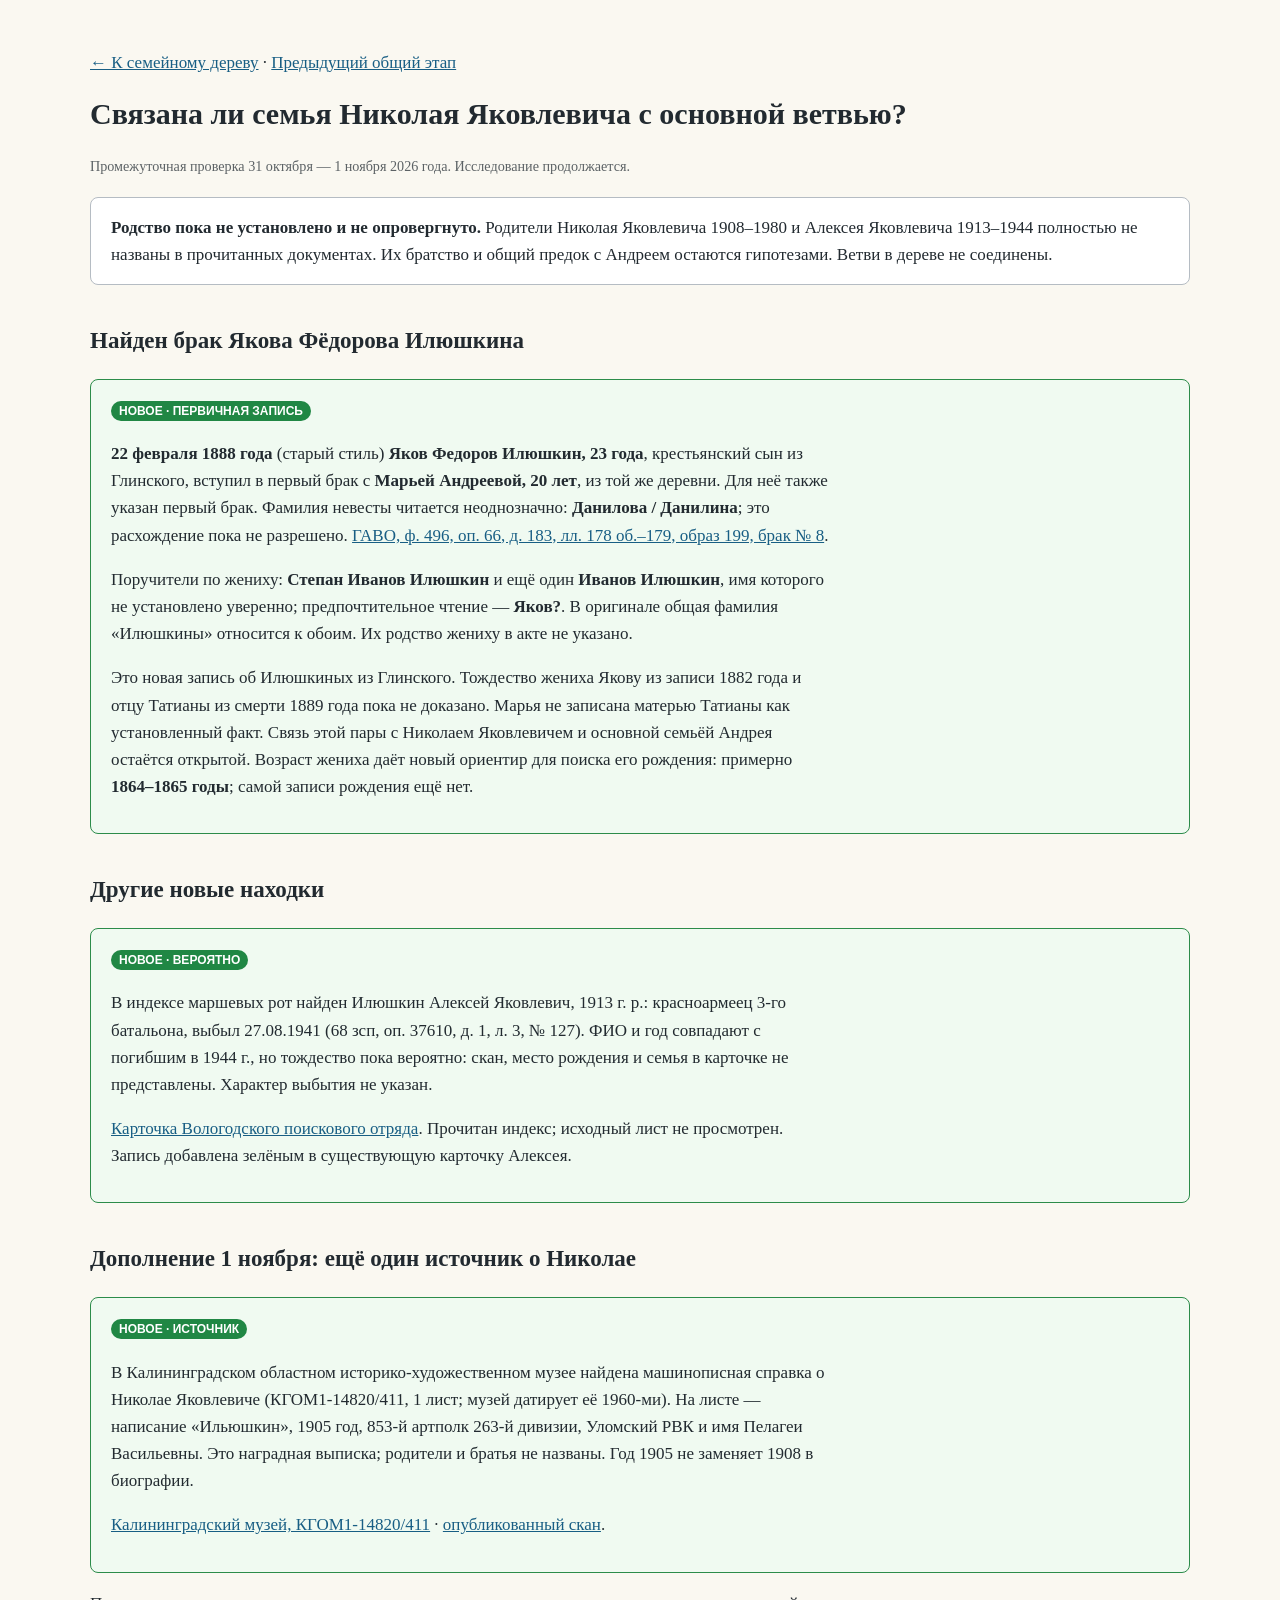
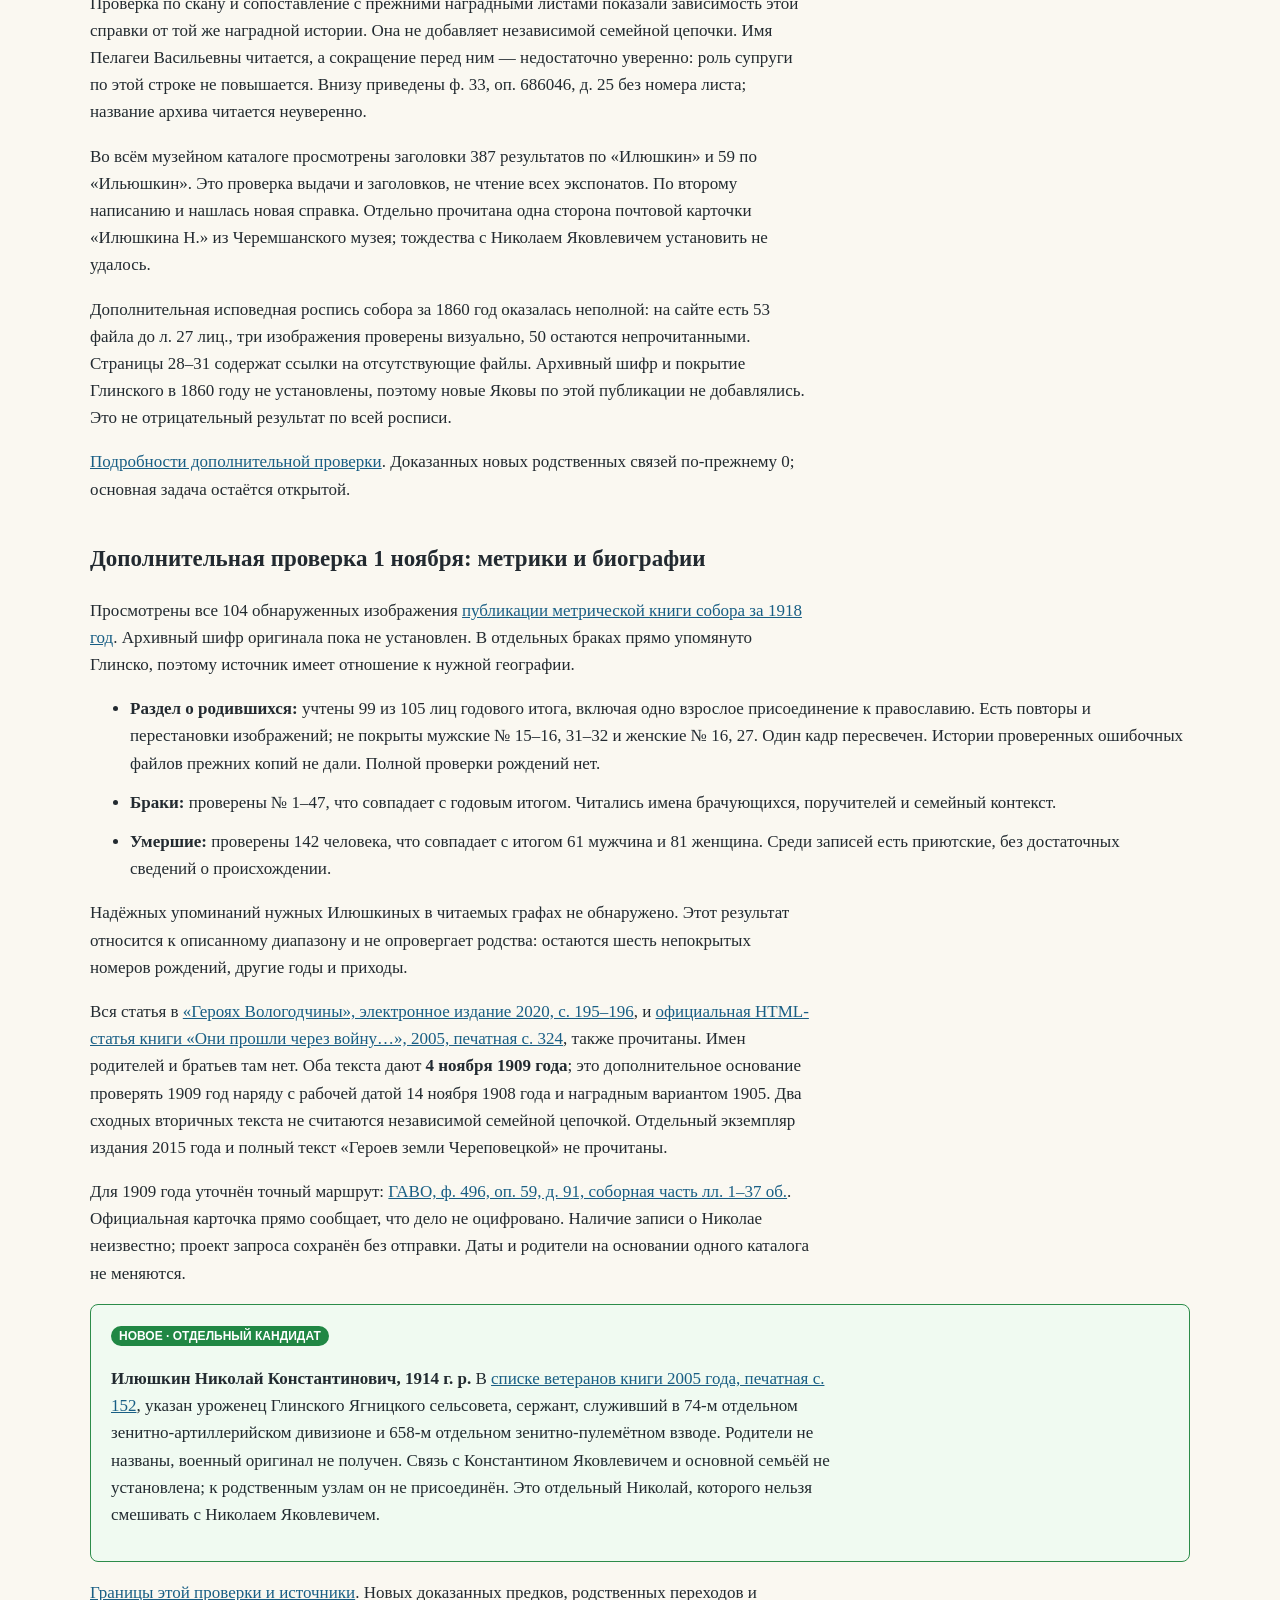
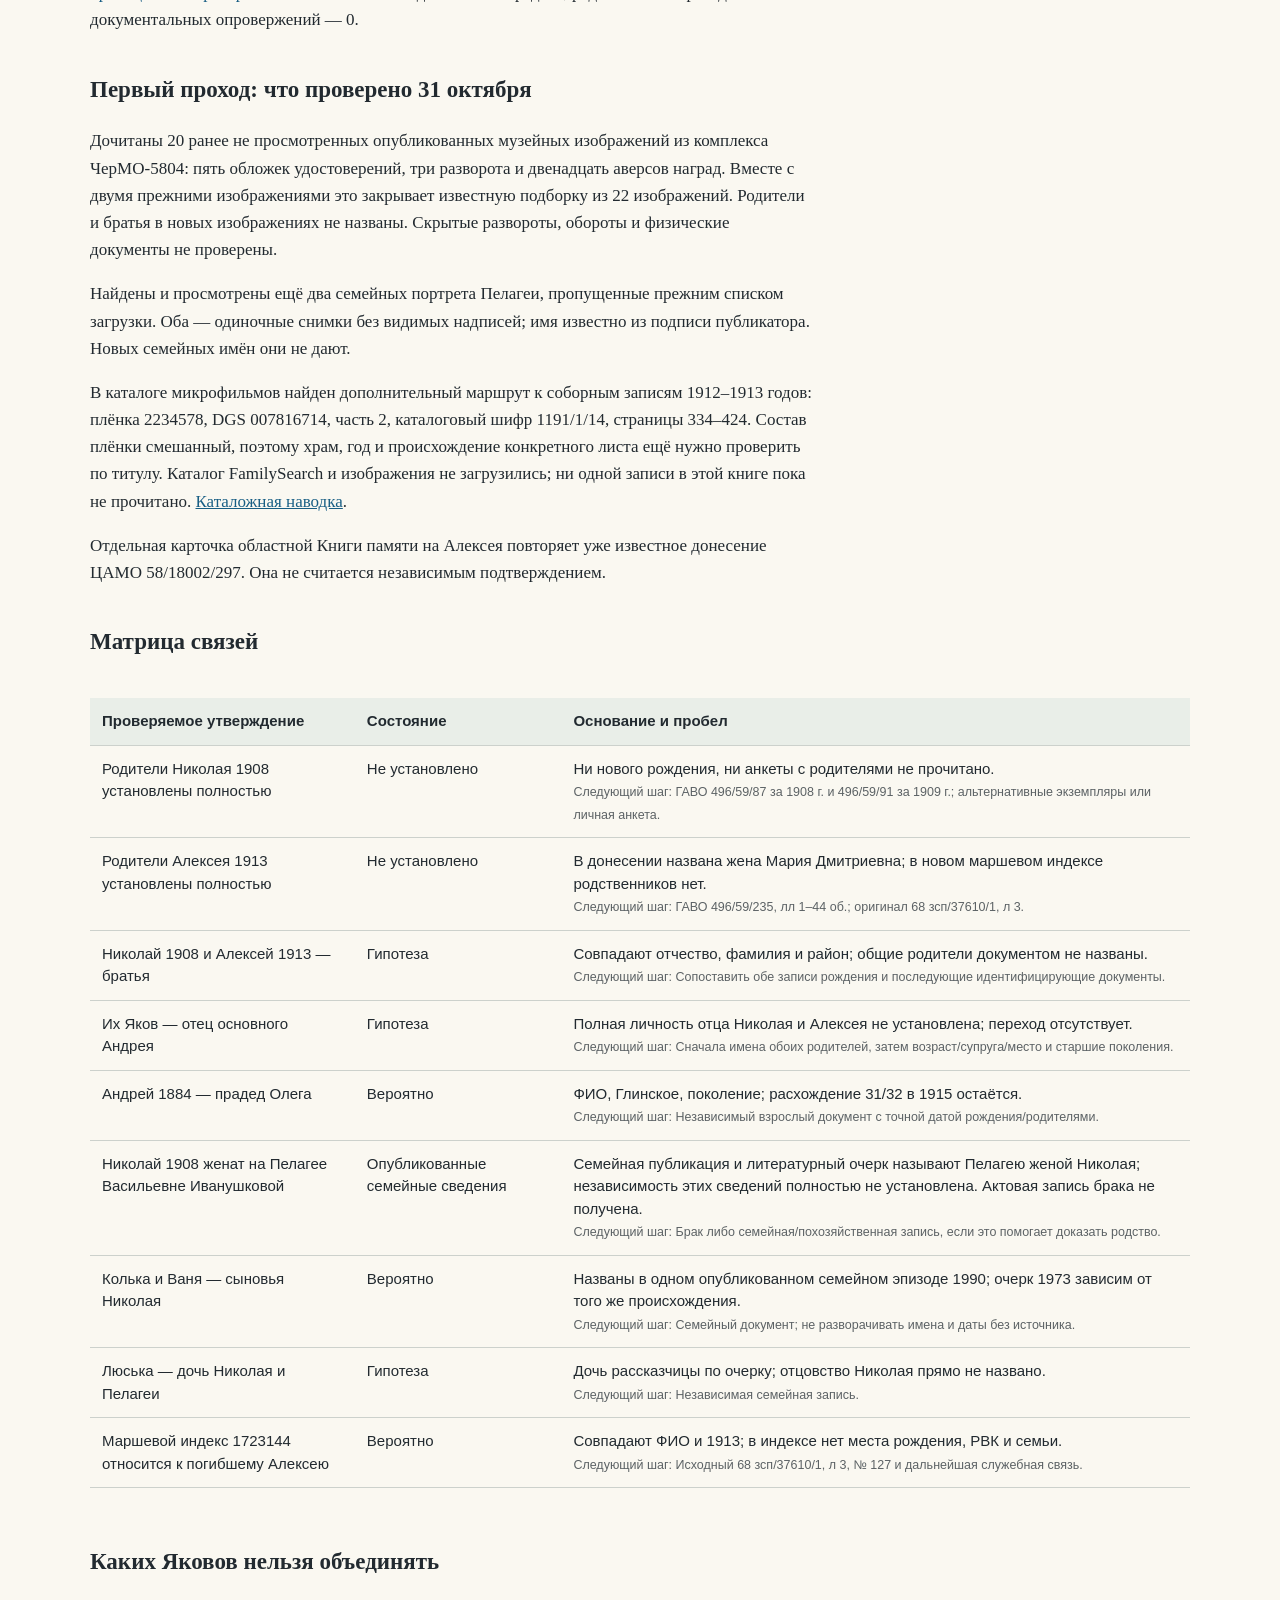
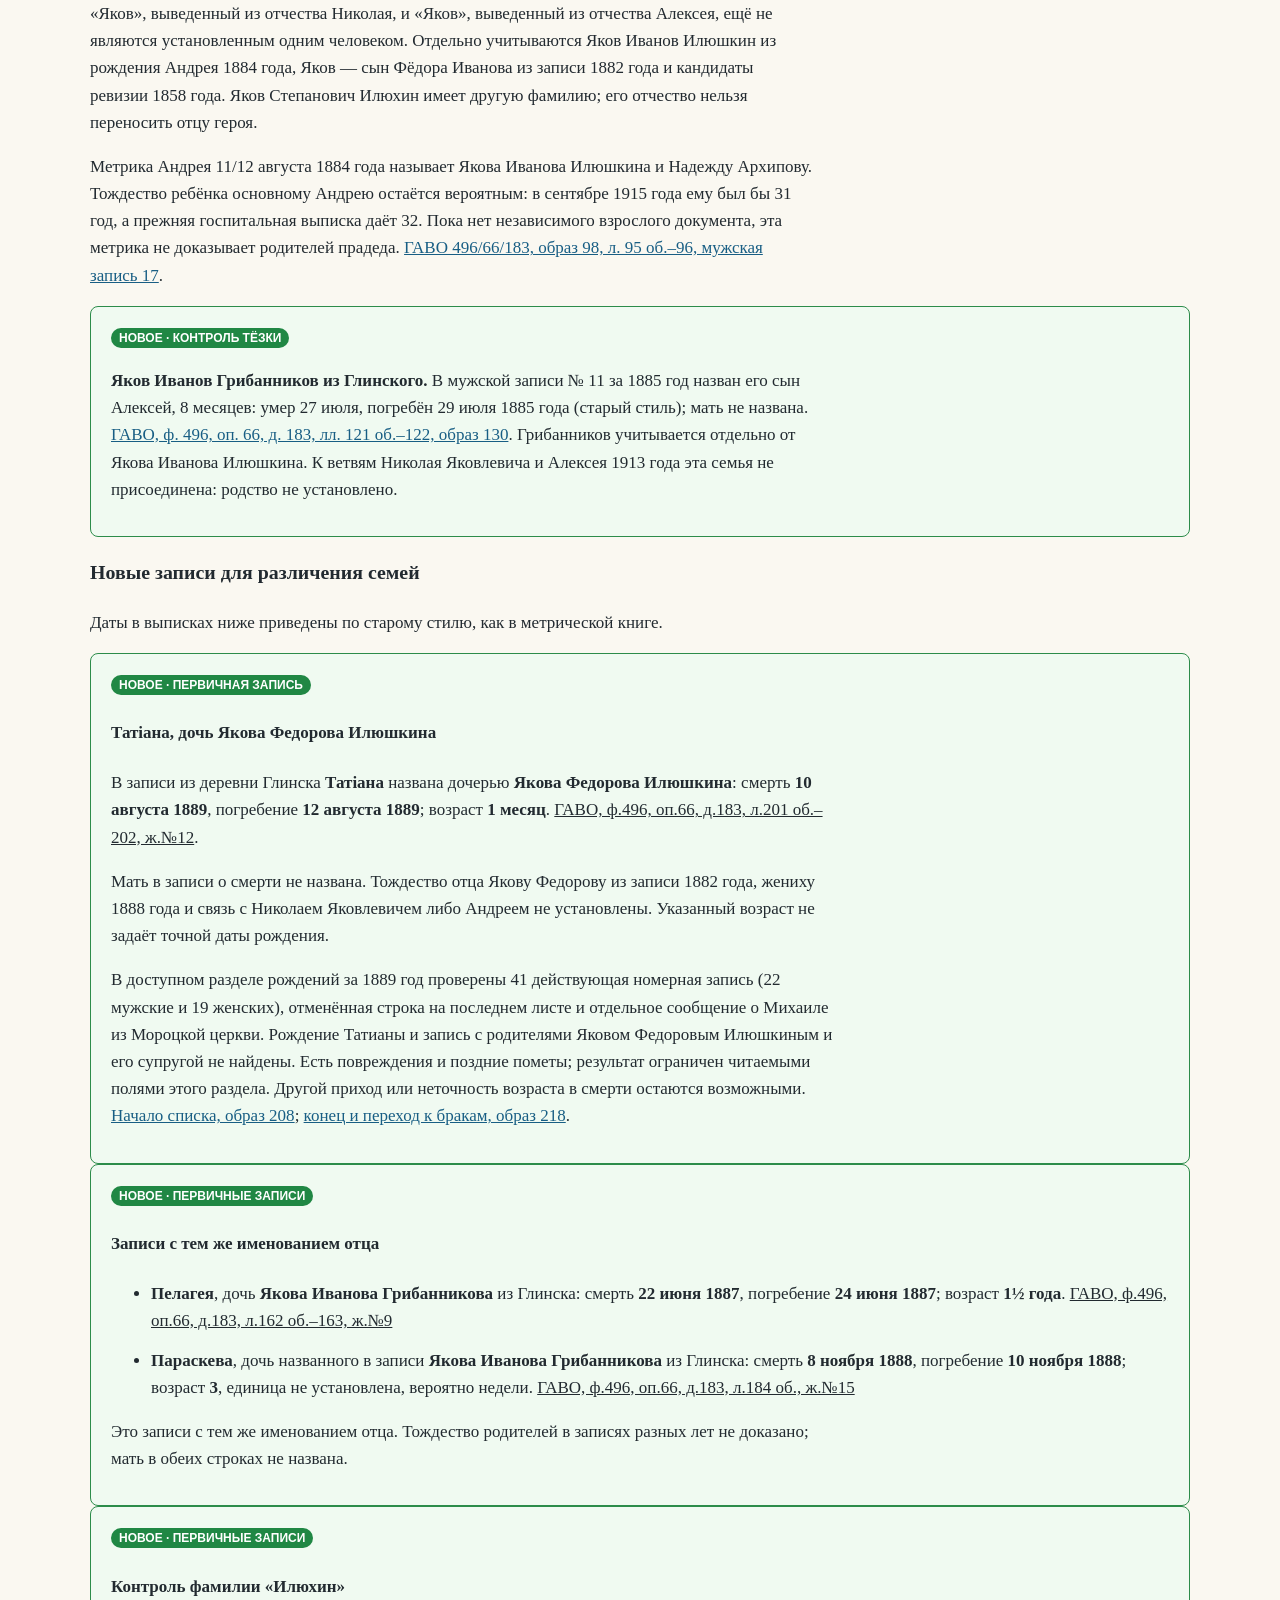
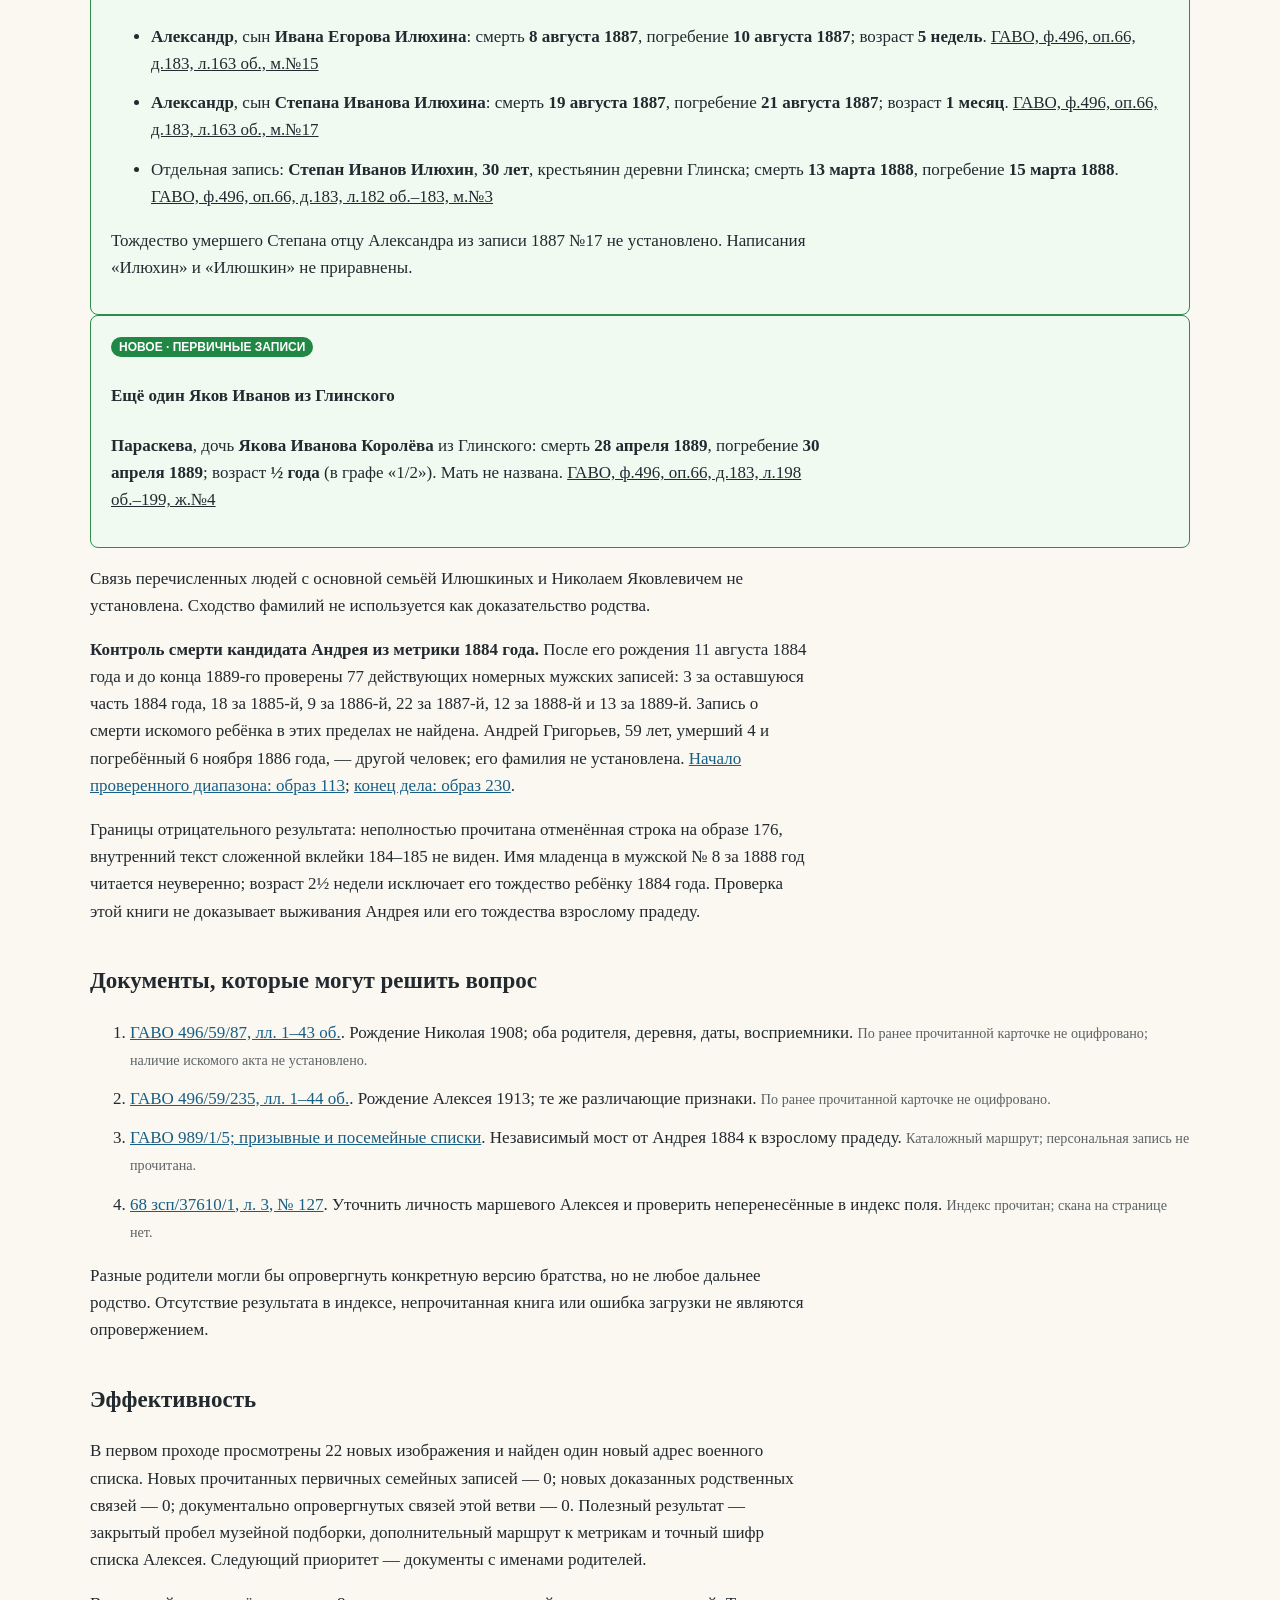
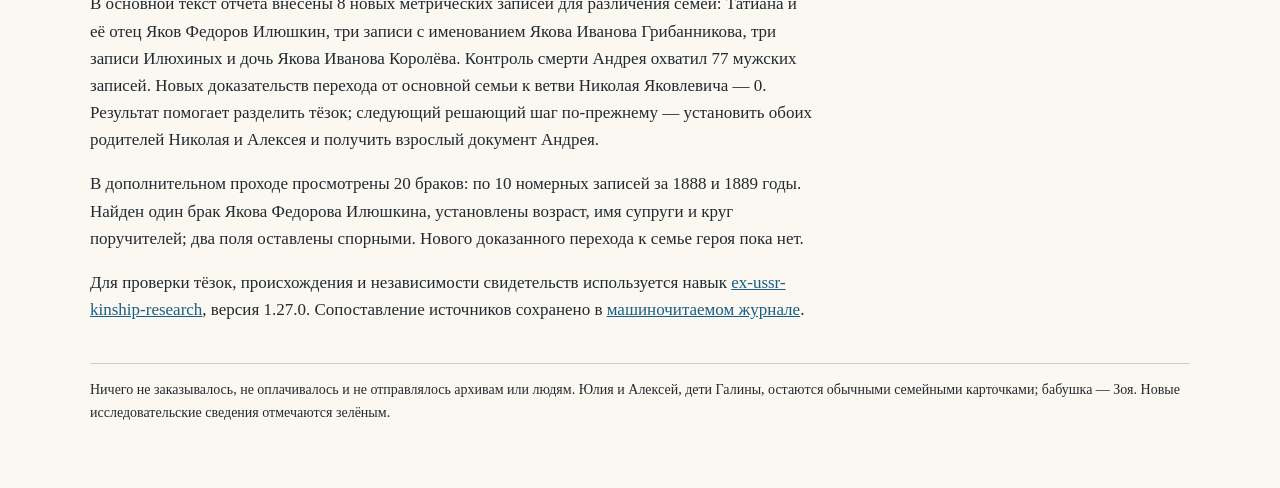
<file: research-hero-family.html>
<!doctype html>
<html lang="ru"><head><meta charset="utf-8"><meta name="viewport" content="width=device-width,initial-scale=1"><title>Илюшкины из Глинского — проверка родства</title>
<style>:root{color-scheme:light}body{margin:0;background:#faf8f1;color:#222a30;font:17px/1.6 Georgia,serif}main{max-width:1100px;margin:auto;padding:32px 22px 64px}a{color:#185e84}h1{font-size:30px;line-height:1.2}h2{font-size:23px;margin-top:38px}p{max-width:85ch}.verdict,.new{padding:16px 20px;border:1px solid #b5bcc3;border-radius:8px;background:#fff}.new{border-color:#2c8c4a;background:#f0faf1}.badge{font:700 12px Arial,sans-serif;background:#208744;color:white;padding:3px 8px;border-radius:20px}table{border-collapse:collapse;width:100%;font:15px/1.5 Arial,sans-serif;margin:18px 0}td,th{text-align:left;vertical-align:top;padding:12px;border-bottom:1px solid #ccd1cc}th{background:#e9eee8}small{color:#5c6265}.tablewrap{overflow:auto}li{margin:12px 0}footer{margin-top:40px;border-top:1px solid #ccc;padding-top:15px;font-size:14px}@media(max-width:650px){main{padding:20px 14px}h1{font-size:25px}td,th{min-width:150px;padding:9px}}</style>
</head><body><main>
<p><a href="./">← К семейному дереву</a> · <a href="research-2026-10-31.html">Предыдущий общий этап</a></p>
<h1>Связана ли семья Николая Яковлевича с основной ветвью?</h1>
<p><small>Промежуточная проверка 31 октября — 1 ноября 2026 года. Исследование продолжается.</small></p>
<div class="verdict"><strong>Родство пока не установлено и не опровергнуто.</strong> Родители Николая Яковлевича 1908–1980 и Алексея Яковлевича 1913–1944 полностью не названы в прочитанных документах. Их братство и общий предок с Андреем остаются гипотезами. Ветви в дереве не соединены.</div>
<section id="yakov-fedorov-marriage1888"><h2>Найден брак Якова Фёдорова Илюшкина</h2>
<div class="new"><span class="badge">НОВОЕ · ПЕРВИЧНАЯ ЗАПИСЬ</span>
<p><strong>22 февраля 1888 года</strong> (старый стиль) <strong>Яков Федоров Илюшкин, 23 года</strong>, крестьянский сын из Глинского, вступил в первый брак с <strong>Марьей Андреевой, 20 лет</strong>, из той же деревни. Для неё также указан первый брак. Фамилия невесты читается неоднозначно: <strong>Данилова / Данилина</strong>; это расхождение пока не разрешено. <a href="https://gosarchive.gov35.ru/archive1/unit/453580#199">ГАВО, ф. 496, оп. 66, д. 183, лл. 178 об.–179, образ 199, брак № 8</a>.</p>
<p>Поручители по жениху: <strong>Степан Иванов Илюшкин</strong> и ещё один <strong>Иванов Илюшкин</strong>, имя которого не установлено уверенно; предпочтительное чтение — <strong>Яков?</strong>. В оригинале общая фамилия «Илюшкины» относится к обоим. Их родство жениху в акте не указано.</p>
<p>Это новая запись об Илюшкиных из Глинского. Тождество жениха Якову из записи 1882 года и отцу Татианы из смерти 1889 года пока не доказано. Марья не записана матерью Татианы как установленный факт. Связь этой пары с Николаем Яковлевичем и основной семьёй Андрея остаётся открытой. Возраст жениха даёт новый ориентир для поиска его рождения: примерно <strong>1864–1865 годы</strong>; самой записи рождения ещё нет.</p>
</div></section>
<h2>Другие новые находки</h2>
<div class="new"><span class="badge">НОВОЕ · ВЕРОЯТНО</span><p>В индексе маршевых рот найден Илюшкин Алексей Яковлевич, 1913 г. р.: красноармеец 3-го батальона, выбыл 27.08.1941 (68 зсп, оп. 37610, д. 1, л. 3, № 127). ФИО и год совпадают с погибшим в 1944 г., но тождество пока вероятно: скан, место рождения и семья в карточке не представлены. Характер выбытия не указан.</p><p><a href="https://new.poisk-vologda.ru/search-soldiers/marshevye-roty?oid=1723144">Карточка Вологодского поискового отряда</a>. Прочитан индекс; исходный лист не просмотрен. Запись добавлена зелёным в существующую карточку Алексея.</p></div>
<h2>Дополнение 1 ноября: ещё один источник о Николае</h2>
<div class="new"><span class="badge">НОВОЕ · ИСТОЧНИК</span><p>В Калининградском областном историко-художественном музее найдена машинописная справка о Николае Яковлевиче (КГОМ1-14820/411, 1 лист; музей датирует её 1960-ми). На листе — написание «Ильюшкин», 1905 год, 853-й артполк 263-й дивизии, Уломский РВК и имя Пелагеи Васильевны. Это наградная выписка; родители и братья не названы. Год 1905 не заменяет 1908 в биографии.</p><p><a href="https://goskatalog.ru/portal/#/collections?id=41248597">Калининградский музей, КГОМ1-14820/411</a> · <a href="https://goskatalog.ru/muzfo-imaginator/rest/images/original/50336766?originalName=3948216.jpg">опубликованный скан</a>.</p></div>
<p>Проверка по скану и сопоставление с прежними наградными листами показали зависимость этой справки от той же наградной истории. Она не добавляет независимой семейной цепочки. Имя Пелагеи Васильевны читается, а сокращение перед ним — недостаточно уверенно: роль супруги по этой строке не повышается. Внизу приведены ф. 33, оп. 686046, д. 25 без номера листа; название архива читается неуверенно.</p>
<p>Во всём музейном каталоге просмотрены заголовки 387 результатов по «Илюшкин» и 59 по «Ильюшкин». Это проверка выдачи и заголовков, не чтение всех экспонатов. По второму написанию и нашлась новая справка. Отдельно прочитана одна сторона почтовой карточки «Илюшкина Н.» из Черемшанского музея; тождества с Николаем Яковлевичем установить не удалось.</p>
<p>Дополнительная исповедная роспись собора за 1860 год оказалась неполной: на сайте есть 53 файла до л. 27 лиц., три изображения проверены визуально, 50 остаются непрочитанными. Страницы 28–31 содержат ссылки на отсутствующие файлы. Архивный шифр и покрытие Глинского в 1860 году не установлены, поэтому новые Яковы по этой публикации не добавлялись. Это не отрицательный результат по всей росписи.</p>
<p><a href="research/2026-10-31-hero-family/checkpoint-02.json">Подробности дополнительной проверки</a>. Доказанных новых родственных связей по-прежнему 0; основная задача остаётся открытой.</p>
<h2>Дополнительная проверка 1 ноября: метрики и биографии</h2>
<p>Просмотрены все 104 обнаруженных изображения <a href="https://nashi-predki.ru/wiki/Метрические_книги._Богоявленский_собор._г.Весьегонск._1918_г.">публикации метрической книги собора за 1918 год</a>. Архивный шифр оригинала пока не установлен. В отдельных браках прямо упомянуто Глинско, поэтому источник имеет отношение к нужной географии.</p>
<ul><li><strong>Раздел о родившихся:</strong> учтены 99 из 105 лиц годового итога, включая одно взрослое присоединение к православию. Есть повторы и перестановки изображений; не покрыты мужские № 15–16, 31–32 и женские № 16, 27. Один кадр пересвечен. Истории проверенных ошибочных файлов прежних копий не дали. Полной проверки рождений нет.</li><li><strong>Браки:</strong> проверены № 1–47, что совпадает с годовым итогом. Читались имена брачующихся, поручителей и семейный контекст.</li><li><strong>Умершие:</strong> проверены 142 человека, что совпадает с итогом 61 мужчина и 81 женщина. Среди записей есть приютские, без достаточных сведений о происхождении.</li></ul>
<p>Надёжных упоминаний нужных Илюшкиных в читаемых графах не обнаружено. Этот результат относится к описанному диапазону и не опровергает родства: остаются шесть непокрытых номеров рождений, другие годы и приходы.</p>
<p>Вся статья в <a href="https://vologda-oblast.ru/o_regione/knigi-o-vologodskoy-oblasti/heroes.pdf">«Героях Вологодчины», электронное издание 2020, с. 195–196</a>, и <a href="https://www.booksite.ru/fulltext/proshli/files/assets/basic-html/page-323.html">официальная HTML-статья книги «Они прошли через войну…», 2005, печатная с. 324</a>, также прочитаны. Имен родителей и братьев там нет. Оба текста дают <strong>4 ноября 1909 года</strong>; это дополнительное основание проверять 1909 год наряду с рабочей датой 14 ноября 1908 года и наградным вариантом 1905. Два сходных вторичных текста не считаются независимой семейной цепочкой. Отдельный экземпляр издания 2015 года и полный текст «Героев земли Череповецкой» не прочитаны.</p>
<p>Для 1909 года уточнён точный маршрут: <a href="https://gosarchive.gov35.ru/archive1/unit/470211">ГАВО, ф. 496, оп. 59, д. 91, соборная часть лл. 1–37 об.</a>. Официальная карточка прямо сообщает, что дело не оцифровано. Наличие записи о Николае неизвестно; проект запроса сохранён без отправки. Даты и родители на основании одного каталога не меняются.</p>
<div class="new"><span class="badge">НОВОЕ · ОТДЕЛЬНЫЙ КАНДИДАТ</span><p><strong>Илюшкин Николай Константинович, 1914 г. р.</strong> В <a href="https://www.booksite.ru/fulltext/proshli/files/assets/basic-html/page-151.html">списке ветеранов книги 2005 года, печатная с. 152</a>, указан уроженец Глинского Ягницкого сельсовета, сержант, служивший в 74-м отдельном зенитно-артиллерийском дивизионе и 658-м отдельном зенитно-пулемётном взводе. Родители не названы, военный оригинал не получен. Связь с Константином Яковлевичем и основной семьёй не установлена; к родственным узлам он не присоединён. Это отдельный Николай, которого нельзя смешивать с Николаем Яковлевичем.</p></div>
<p><a href="research/2026-10-31-hero-family/checkpoint-03.json">Границы этой проверки и источники</a>. Новых доказанных предков, родственных переходов и документальных опровержений — 0.</p>
<h2>Первый проход: что проверено 31 октября</h2>
<p>Дочитаны 20 ранее не просмотренных опубликованных музейных изображений из комплекса ЧерМО-5804: пять обложек удостоверений, три разворота и двенадцать аверсов наград. Вместе с двумя прежними изображениями это закрывает известную подборку из 22 изображений. Родители и братья в новых изображениях не названы. Скрытые развороты, обороты и физические документы не проверены.</p>
<p>Найдены и просмотрены ещё два семейных портрета Пелагеи, пропущенные прежним списком загрузки. Оба — одиночные снимки без видимых надписей; имя известно из подписи публикатора. Новых семейных имён они не дают.</p>
<p>В каталоге микрофильмов найден дополнительный маршрут к соборным записям 1912–1913 годов: плёнка 2234578, DGS 007816714, часть 2, каталоговый шифр 1191/1/14, страницы 334–424. Состав плёнки смешанный, поэтому храм, год и происхождение конкретного листа ещё нужно проверить по титулу. Каталог FamilySearch и изображения не загрузились; ни одной записи в этой книге пока не прочитано. <a href="https://nashipredki.com/familysearch/1323336">Каталожная наводка</a>.</p>
<p>Отдельная карточка областной Книги памяти на Алексея повторяет уже известное донесение ЦАМО 58/18002/297. Она не считается независимым подтверждением.</p>
<h2>Матрица связей</h2>
<div class="tablewrap"><table><thead><tr><th>Проверяемое утверждение</th><th>Состояние</th><th>Основание и пробел</th></tr></thead><tbody><tr><td>Родители Николая 1908 установлены полностью</td><td>Не установлено</td><td>Ни нового рождения, ни анкеты с родителями не прочитано.<br><small>Следующий шаг: ГАВО 496/59/87 за 1908 г. и 496/59/91 за 1909 г.; альтернативные экземпляры или личная анкета.</small></td></tr><tr><td>Родители Алексея 1913 установлены полностью</td><td>Не установлено</td><td>В донесении названа жена Мария Дмитриевна; в новом маршевом индексе родственников нет.<br><small>Следующий шаг: ГАВО 496/59/235, лл 1–44 об.; оригинал 68 зсп/37610/1, л 3.</small></td></tr><tr><td>Николай 1908 и Алексей 1913 — братья</td><td>Гипотеза</td><td>Совпадают отчество, фамилия и район; общие родители документом не названы.<br><small>Следующий шаг: Сопоставить обе записи рождения и последующие идентифицирующие документы.</small></td></tr><tr><td>Их Яков — отец основного Андрея</td><td>Гипотеза</td><td>Полная личность отца Николая и Алексея не установлена; переход отсутствует.<br><small>Следующий шаг: Сначала имена обоих родителей, затем возраст/супруга/место и старшие поколения.</small></td></tr><tr><td>Андрей 1884 — прадед Олега</td><td>Вероятно</td><td>ФИО, Глинское, поколение; расхождение 31/32 в 1915 остаётся.<br><small>Следующий шаг: Независимый взрослый документ с точной датой рождения/родителями.</small></td></tr><tr><td>Николай 1908 женат на Пелагее Васильевне Иванушковой</td><td>Опубликованные семейные сведения</td><td>Семейная публикация и литературный очерк называют Пелагею женой Николая; независимость этих сведений полностью не установлена. Актовая запись брака не получена.<br><small>Следующий шаг: Брак либо семейная/похозяйственная запись, если это помогает доказать родство.</small></td></tr><tr><td>Колька и Ваня — сыновья Николая</td><td>Вероятно</td><td>Названы в одном опубликованном семейном эпизоде 1990; очерк 1973 зависим от того же происхождения.<br><small>Следующий шаг: Семейный документ; не разворачивать имена и даты без источника.</small></td></tr><tr><td>Люська — дочь Николая и Пелагеи</td><td>Гипотеза</td><td>Дочь рассказчицы по очерку; отцовство Николая прямо не названо.<br><small>Следующий шаг: Независимая семейная запись.</small></td></tr><tr><td>Маршевой индекс 1723144 относится к погибшему Алексею</td><td>Вероятно</td><td>Совпадают ФИО и 1913; в индексе нет места рождения, РВК и семьи.<br><small>Следующий шаг: Исходный 68 зсп/37610/1, л 3, № 127 и дальнейшая служебная связь.</small></td></tr></tbody></table></div>
<h2>Каких Яковов нельзя объединять</h2>
<p>«Яков», выведенный из отчества Николая, и «Яков», выведенный из отчества Алексея, ещё не являются установленным одним человеком. Отдельно учитываются Яков Иванов Илюшкин из рождения Андрея 1884 года, Яков — сын Фёдора Иванова из записи 1882 года и кандидаты ревизии 1858 года. Яков Степанович Илюхин имеет другую фамилию; его отчество нельзя переносить отцу героя.</p>
<p>Метрика Андрея 11/12 августа 1884 года называет Якова Иванова Илюшкина и Надежду Архипову. Тождество ребёнка основному Андрею остаётся вероятным: в сентябре 1915 года ему был бы 31 год, а прежняя госпитальная выписка даёт 32. Пока нет независимого взрослого документа, эта метрика не доказывает родителей прадеда. <a href="https://gosarchive.gov35.ru/archive1/unit/453580#98">ГАВО 496/66/183, образ 98, л. 95 об.–96, мужская запись 17</a>.</p>
<div class="new"><span class="badge">НОВОЕ · КОНТРОЛЬ ТЁЗКИ</span><p><strong>Яков Иванов Грибанников из Глинского.</strong> В мужской записи № 11 за 1885 год назван его сын Алексей, 8 месяцев: умер 27 июля, погребён 29 июля 1885 года (старый стиль); мать не названа. <a href="https://gosarchive.gov35.ru/archive1/unit/453580#130">ГАВО, ф. 496, оп. 66, д. 183, лл. 121 об.–122, образ 130</a>. Грибанников учитывается отдельно от Якова Иванова Илюшкина. К ветвям Николая Яковлевича и Алексея 1913 года эта семья не присоединена: родство не установлено.</p></div>
<section id="report-update-05-verified-controls" data-evidence-update="05">
  <h3>Новые записи для различения семей</h3>
  <p>Даты в выписках ниже приведены по старому стилю, как в метрической книге.</p>
  <div class="new" data-control-group="priority-ilyushkin-tatiana1889">
    <span class="badge">НОВОЕ · ПЕРВИЧНАЯ ЗАПИСЬ</span>
    <h4>Татіана, дочь Якова Федорова Илюшкина</h4>
    <p data-evidence-id="ilyushkin-tatiana-1889-f12">В записи из деревни Глинска <strong>Татіана</strong> названа дочерью <strong>Якова Федорова Илюшкина</strong>: смерть <strong>10 августа 1889</strong>, погребение <strong>12 августа 1889</strong>; возраст <strong>1 месяц</strong>. <a href="https://gosarchive.gov35.ru/archive1/unit/453580#227" style="color:inherit">ГАВО, ф.496, оп.66, д.183, л.201 об.–202, ж.№12</a>.</p>
    <p>Мать в записи о смерти не названа. Тождество отца Якову Федорову из записи 1882 года, жениху 1888 года и связь с Николаем Яковлевичем либо Андреем не установлены. Указанный возраст не задаёт точной даты рождения.</p>
    <p>В доступном разделе рождений за 1889 год проверены 41 действующая номерная запись (22 мужские и 19 женских), отменённая строка на последнем листе и отдельное сообщение о Михаиле из Мороцкой церкви. Рождение Татианы и запись с родителями Яковом Федоровым Илюшкиным и его супругой не найдены. Есть повреждения и поздние пометы; результат ограничен читаемыми полями этого раздела. Другой приход или неточность возраста в смерти остаются возможными. <a href="https://gosarchive.gov35.ru/archive1/unit/453580#208">Начало списка, образ 208</a>; <a href="https://gosarchive.gov35.ru/archive1/unit/453580#218">конец и переход к бракам, образ 218</a>.</p>
  </div>
  <div class="new" data-control-group="same-father-naming-gribannikov">
    <span class="badge">НОВОЕ · ПЕРВИЧНЫЕ ЗАПИСИ</span>
    <h4>Записи с тем же именованием отца</h4>
    <ul>
      <li data-evidence-id="gribannikov-pelageya-1887-f9"><strong>Пелагея</strong>, дочь <strong>Якова Иванова Грибанникова</strong> из Глинска: смерть <strong>22 июня 1887</strong>, погребение <strong>24 июня 1887</strong>; возраст <strong>1½ года</strong>. <a href="https://gosarchive.gov35.ru/archive1/unit/453580#177" style="color:inherit">ГАВО, ф.496, оп.66, д.183, л.162 об.–163, ж.№9</a></li>
      <li data-evidence-id="gribannikov-paraskeva-1888-f15"><strong>Параскева</strong>, дочь названного в записи <strong>Якова Иванова Грибанникова</strong> из Глинска: смерть <strong>8 ноября 1888</strong>, погребение <strong>10 ноября 1888</strong>; возраст <strong>3</strong>, единица не установлена, вероятно недели. <a href="https://gosarchive.gov35.ru/archive1/unit/453580#207" style="color:inherit">ГАВО, ф.496, оп.66, д.183, л.184 об., ж.№15</a></li>
    </ul>
    <p>Это записи с тем же именованием отца. Тождество родителей в записях разных лет не доказано; мать в обеих строках не названа.</p>
  </div>
  <div class="new" data-control-group="ilyukhin-spelling-control">
    <span class="badge">НОВОЕ · ПЕРВИЧНЫЕ ЗАПИСИ</span>
    <h4>Контроль фамилии «Илюхин»</h4>
    <ul>
      <li data-evidence-id="ilyukhin-alexander-1887-m15"><strong>Александр</strong>, сын <strong>Ивана Егорова Илюхина</strong>: смерть <strong>8 августа 1887</strong>, погребение <strong>10 августа 1887</strong>; возраст <strong>5 недель</strong>. <a href="https://gosarchive.gov35.ru/archive1/unit/453580#178" style="color:inherit">ГАВО, ф.496, оп.66, д.183, л.163 об., м.№15</a></li>
      <li data-evidence-id="ilyukhin-alexander-1887-m17"><strong>Александр</strong>, сын <strong>Степана Иванова Илюхина</strong>: смерть <strong>19 августа 1887</strong>, погребение <strong>21 августа 1887</strong>; возраст <strong>1 месяц</strong>. <a href="https://gosarchive.gov35.ru/archive1/unit/453580#178" style="color:inherit">ГАВО, ф.496, оп.66, д.183, л.163 об., м.№17</a></li>
      <li data-evidence-id="ilyukhin-stepan-1888-m3">Отдельная запись: <strong>Степан Иванов Илюхин</strong>, <strong>30 лет</strong>, крестьянин деревни Глинска; смерть <strong>13 марта 1888</strong>, погребение <strong>15 марта 1888</strong>. <a href="https://gosarchive.gov35.ru/archive1/unit/453580#205" style="color:inherit">ГАВО, ф.496, оп.66, д.183, л.182 об.–183, м.№3</a></li>
    </ul>
    <p>Тождество умершего Степана отцу Александра из записи 1887 №17 не установлено. Написания «Илюхин» и «Илюшкин» не приравнены.</p>
  </div>
  <div class="new" data-control-group="separate-yakov-ivanov-korolev">
    <span class="badge">НОВОЕ · ПЕРВИЧНЫЕ ЗАПИСИ</span>
    <h4>Ещё один Яков Иванов из Глинского</h4>
    <p data-evidence-id="korolev-paraskeva-1889-f4"><strong>Параскева</strong>, дочь <strong>Якова Иванова Королёва</strong> из Глинского: смерть <strong>28 апреля 1889</strong>, погребение <strong>30 апреля 1889</strong>; возраст <strong>½ года</strong> (в графе «1/2»). Мать не названа. <a href="https://gosarchive.gov35.ru/archive1/unit/453580#224" style="color:inherit">ГАВО, ф.496, оп.66, д.183, л.198 об.–199, ж.№4</a></p>
  </div>
  <p>Связь перечисленных людей с основной семьёй Илюшкиных и Николаем Яковлевичем не установлена. Сходство фамилий не используется как доказательство родства.</p>
</section>

<p><strong>Контроль смерти кандидата Андрея из метрики 1884 года.</strong> После его рождения 11 августа 1884 года и до конца 1889-го проверены 77 действующих номерных мужских записей: 3 за оставшуюся часть 1884 года, 18 за 1885-й, 9 за 1886-й, 22 за 1887-й, 12 за 1888-й и 13 за 1889-й. Запись о смерти искомого ребёнка в этих пределах не найдена. Андрей Григорьев, 59 лет, умерший 4 и погребённый 6 ноября 1886 года, — другой человек; его фамилия не установлена. <a href="https://gosarchive.gov35.ru/archive1/unit/453580#113">Начало проверенного диапазона: образ 113</a>; <a href="https://gosarchive.gov35.ru/archive1/unit/453580#230">конец дела: образ 230</a>.</p>
<p>Границы отрицательного результата: неполностью прочитана отменённая строка на образе 176, внутренний текст сложенной вклейки 184–185 не виден. Имя младенца в мужской № 8 за 1888 год читается неуверенно; возраст 2½ недели исключает его тождество ребёнку 1884 года. Проверка этой книги не доказывает выживания Андрея или его тождества взрослому прадеду.</p>
<h2>Документы, которые могут решить вопрос</h2>
<ol><li><a href="https://gosarchive.gov35.ru/archive1/unit/470198">ГАВО 496/59/87, лл. 1–43 об.</a>. Рождение Николая 1908; оба родителя, деревня, даты, восприемники. <small>По ранее прочитанной карточке не оцифровано; наличие искомого акта не установлено.</small></li><li><a href="https://gosarchive.gov35.ru/archive1/unit/470977">ГАВО 496/59/235, лл. 1–44 об.</a>. Рождение Алексея 1913; те же различающие признаки. <small>По ранее прочитанной карточке не оцифровано.</small></li><li><a href="https://gosarchive.gov35.ru/archive1/unit/1118184">ГАВО 989/1/5; призывные и посемейные списки</a>. Независимый мост от Андрея 1884 к взрослому прадеду. <small>Каталожный маршрут; персональная запись не прочитана.</small></li><li><a href="https://new.poisk-vologda.ru/search-soldiers/marshevye-roty?oid=1723144">68 зсп/37610/1, л. 3, № 127</a>. Уточнить личность маршевого Алексея и проверить неперенесённые в индекс поля. <small>Индекс прочитан; скана на странице нет.</small></li></ol>
<p>Разные родители могли бы опровергнуть конкретную версию братства, но не любое дальнее родство. Отсутствие результата в индексе, непрочитанная книга или ошибка загрузки не являются опровержением.</p>
<h2>Эффективность</h2>
<p>В первом проходе просмотрены 22 новых изображения и найден один новый адрес военного списка. Новых прочитанных первичных семейных записей — 0; новых доказанных родственных связей — 0; документально опровергнутых связей этой ветви — 0. Полезный результат — закрытый пробел музейной подборки, дополнительный маршрут к метрикам и точный шифр списка Алексея. Следующий приоритет — документы с именами родителей.</p>
<p>В основной текст отчёта внесены 8 новых метрических записей для различения семей: Татиана и её отец Яков Федоров Илюшкин, три записи с именованием Якова Иванова Грибанникова, три записи Илюхиных и дочь Якова Иванова Королёва. Контроль смерти Андрея охватил 77 мужских записей. Новых доказательств перехода от основной семьи к ветви Николая Яковлевича — 0. Результат помогает разделить тёзок; следующий решающий шаг по-прежнему — установить обоих родителей Николая и Алексея и получить взрослый документ Андрея.</p>
<p>В дополнительном проходе просмотрены 20 браков: по 10 номерных записей за 1888 и 1889 годы. Найден один брак Якова Федорова Илюшкина, установлены возраст, имя супруги и круг поручителей; два поля оставлены спорными. Нового доказанного перехода к семье героя пока нет.</p>
<p>Для проверки тёзок, происхождения и независимости свидетельств используется навык <a href="https://github.com/DenisSergeevitch/ex-ussr-kinship-research">ex-ussr-kinship-research</a>, версия 1.27.0. Сопоставление источников сохранено в <a href="research/2026-10-31-hero-family/checkpoint-01.json">машиночитаемом журнале</a>.</p>
<footer>Ничего не заказывалось, не оплачивалось и не отправлялось архивам или людям. Юлия и Алексей, дети Галины, остаются обычными семейными карточками; бабушка — Зоя. Новые исследовательские сведения отмечаются зелёным.</footer>
</main></body></html>
</file>
<file: assets/style.css>
/* ---------- цвета ---------- */
:root {
  --bg: #f5f3ec;
  --bg-a: rgba(245, 243, 236, .92);
  --surface: #ffffff;
  --surface-2: #faf8f2;
  --ink: #1d2024;
  --ink-2: #464b52;
  --muted: #6b7077;
  --line: #ddd7c8;
  --edge: #8f8875;
  --edge-strong: #59533f;
  --found: #1c7a3c;
  --found-ink: #125a2b;
  --found-bg: #e4f3e7;
  --found-line: #2f9a55;
  --found-border: #9fd0ae;
  --on-found: #ffffff;
  --prob: #8a5100;
  --prob-bg: #fcefd5;
  --hyp: #7b8088;
  --hyp-bg: #eceef1;
  --doc: #1f4f7a;
  --doc-bg: #e3edf7;
  --fam: #66478a;
  --fam-bg: #efe8f6;
  --me: #9a3f12;
  --sel: #2156c9;
  --ph-bg: #efebe1;
  --ph-fig: #d3ccbb;
  --shadow: 0 1px 2px rgba(30, 30, 20, .06), 0 6px 18px rgba(30, 30, 20, .06);
  color-scheme: light;
}
@media (prefers-color-scheme: dark) {
  :root {
    --bg: #14161a;
    --bg-a: rgba(20, 22, 26, .92);
    --surface: #1d2025;
    --surface-2: #23272d;
    --ink: #ebe8e1;
    --ink-2: #c7c3ba;
    --muted: #9ba0a7;
    --line: #353a42;
    --edge: #7e858f;
    --edge-strong: #b8bec7;
    --found: #5bcf86;
    --found-ink: #93e5b1;
    --found-bg: #17301f;
    --found-line: #49c077;
    --found-border: #2f6b44;
    --on-found: #0b1f12;
    --prob: #f0b65c;
    --prob-bg: #3a2b10;
    --hyp: #9ca1a8;
    --hyp-bg: #2a2e34;
    --doc: #93bde6;
    --doc-bg: #1b2a3a;
    --fam: #c9abea;
    --fam-bg: #2c2338;
    --me: #f3a171;
    --sel: #7aa5ff;
    --ph-bg: #2b2f36;
    --ph-fig: #4a515b;
    --shadow: 0 1px 2px rgba(0, 0, 0, .4), 0 6px 18px rgba(0, 0, 0, .3);
    color-scheme: dark;
  }
}

/* ---------- основа ---------- */
* { box-sizing: border-box; }
body {
  margin: 0;
  background: var(--bg);
  color: var(--ink);
  font: 16px/1.55 'PT Sans', system-ui, -apple-system, 'Segoe UI', Roboto, Arial, sans-serif;
  -webkit-text-size-adjust: 100%;
}
a { color: var(--doc); }
button { font: inherit; }
.wrap { max-width: 1120px; margin: 0 auto; padding: 0 16px; }
.wrap.wide { max-width: 1480px; }

/* ---------- шапка ---------- */
.top { padding: 30px 0 18px; }
.kicker { margin: 0 0 6px; font-size: 14px; letter-spacing: .08em; text-transform: uppercase; color: var(--muted); font-weight: 700; }
.top h1 { font: 700 clamp(27px, 4.2vw, 42px)/1.12 'PT Serif', Georgia, serif; margin: 0 0 10px; letter-spacing: -.01em; }
.lead { margin: 0; max-width: 780px; color: var(--ink-2); font-size: 17px; }
.g { color: var(--found); font-weight: 700; }
.stats { display: flex; flex-wrap: wrap; gap: 10px; margin: 18px 0 8px; }
.stat { background: var(--surface); border: 1px solid var(--line); border-radius: 12px; padding: 8px 14px; display: flex; align-items: baseline; gap: 8px; font-size: 15px; }
.stat b { font: 700 24px/1 'PT Serif', Georgia, serif; }
.stat.found { background: var(--found-bg); border-color: var(--found-border); color: var(--found-ink); }
.updated { font-size: 14px; color: var(--muted); margin: 6px 0 0; max-width: 780px; }

.tabs { position: sticky; top: 0; z-index: 30; background: var(--bg-a); -webkit-backdrop-filter: blur(8px); backdrop-filter: blur(8px); border-bottom: 1px solid var(--line); }
.tabs .wrap { display: flex; gap: 2px; overflow-x: auto; scrollbar-width: none; }
.tabs .wrap::-webkit-scrollbar { display: none; }
.tabs a { padding: 11px 12px 9px; color: var(--ink-2); text-decoration: none; white-space: nowrap; font-weight: 700; font-size: 15px; border-bottom: 2px solid transparent; }
.tabs a:hover { color: var(--ink); border-bottom-color: var(--edge); }

section { scroll-margin-top: 52px; }

/* ---------- дерево ---------- */
.tree-section { padding: 16px 0 4px; }
.toolbar { display: flex; flex-wrap: wrap; gap: 10px 20px; align-items: center; justify-content: space-between; margin-bottom: 10px; }
.legend { display: flex; flex-wrap: wrap; gap: 6px 16px; font-size: 14px; color: var(--ink-2); }
.lg { display: inline-flex; align-items: center; gap: 7px; }
.lg svg { flex: none; overflow: visible; }
.lg-card { fill: var(--surface); stroke: var(--edge-strong); stroke-width: 1.3; }
.lg-card.found { fill: var(--found-bg); stroke: var(--found); stroke-width: 2; }
.lg-card.hyp { fill: var(--hyp-bg); stroke: var(--hyp); stroke-dasharray: 4 3; stroke-width: 1.5; }
.lg-e { fill: none; stroke: var(--edge); stroke-width: 2; }
.lg-e.found { stroke: var(--found-line); stroke-width: 2.4; }
.lg-e.prob { stroke-dasharray: 7 4; }
.lg-e.hyp { stroke: var(--hyp); stroke-dasharray: 1.5 4; stroke-linecap: round; }
.controls { display: flex; flex-wrap: wrap; gap: 8px; align-items: center; }
.controls input[type=search] {
  font: inherit; font-size: 15px; padding: 8px 12px; border: 1px solid var(--line); border-radius: 10px;
  background: var(--surface); color: var(--ink); min-width: 230px;
}
.zoom { display: inline-flex; gap: 6px; }
.btn {
  font: 700 14px/1 'PT Sans', sans-serif; padding: 10px 12px; border-radius: 10px; border: 1px solid var(--line);
  background: var(--surface); color: var(--ink); cursor: pointer; min-width: 40px;
}
.btn:hover { border-color: var(--edge); }
.toggle { display: inline-flex; gap: 7px; align-items: center; font-size: 14px; cursor: pointer; padding: 7px 11px; border: 1px dashed var(--hyp); border-radius: 10px; background: var(--surface); }
.toggle input { accent-color: var(--found); width: 16px; height: 16px; margin: 0; }

.canvas {
  position: relative; height: clamp(460px, 74vh, 880px); background: var(--surface-2);
  border: 1px solid var(--line); border-radius: 16px; overflow: hidden; box-shadow: var(--shadow);
}
#tree-svg { width: 100%; height: 100%; display: block; touch-action: none; cursor: grab; -webkit-user-select: none; user-select: none; }
#tree-svg.dragging { cursor: grabbing; }
.hint { font-size: 14px; color: var(--muted); margin: 8px 2px 0; }

.node { cursor: pointer; outline: none; }
.node .card { fill: var(--surface); stroke: var(--edge-strong); stroke-width: 1.3; }
.node.found .card { fill: var(--found-bg); stroke: var(--found); stroke-width: 2.2; }
.node.hyp .card { fill: var(--hyp-bg); stroke: var(--hyp); stroke-dasharray: 5 4; stroke-width: 1.6; }
.node.hyp.found .card { fill: var(--found-bg); stroke: var(--found); stroke-width: 2.2; }
.node.me .card { stroke: var(--me); stroke-width: 3; }
.node text { text-anchor: start; }
.node .ph-t, .node .pill text { text-anchor: middle; }
.ph-bg { fill: var(--ph-bg); stroke: var(--line); stroke-width: 1; }
.node.found .ph-bg, .node.hyp .ph-bg { fill: var(--surface); }
.ph-fig { fill: var(--ph-fig); }
.node .ph-t { font: 400 10px 'PT Sans', sans-serif; fill: var(--muted); }
.node .n1 { font: 700 15px 'PT Sans', sans-serif; fill: var(--ink); }
.node.found .n1 { fill: var(--found-ink); }
.node .n2 { font: 400 14px 'PT Sans', sans-serif; fill: var(--ink-2); }
.node .yr { font: 400 13.5px 'PT Sans', sans-serif; fill: var(--ink-2); }
.node .role { font: italic 13.5px 'PT Serif', Georgia, serif; fill: var(--muted); }
.node.found .role { fill: var(--found); }
.node.me .role { fill: var(--me); font-weight: 700; }
.node:hover .card { stroke-width: 2.8; }
.node:focus-visible .card { stroke: var(--sel); stroke-width: 3; }
.node.sel .card { stroke: var(--sel); stroke-width: 3.4; }
.pill rect { fill: var(--found); }
.pill.hyp rect { fill: var(--hyp); }
.pill text { font: 700 11px 'PT Sans', sans-serif; fill: var(--on-found); letter-spacing: .02em; text-anchor: middle; }
.pill.hyp text { fill: var(--surface); }

.e { fill: none; stroke: var(--edge); stroke-width: 1.8; pointer-events: none; }
.e.found { stroke: var(--found-line); stroke-width: 2.3; }
.e.prob { stroke-dasharray: 8 5; }
.e.hyp, .e.hyp.found { stroke: var(--hyp); stroke-dasharray: 1.5 5; stroke-linecap: round; stroke-width: 2.2; }
.e.hyp.found { stroke: var(--found-line); }
.ehit { fill: none; stroke: transparent; stroke-width: 14; pointer-events: stroke; cursor: help; }
.eg:hover .e { stroke-width: 3.4; }
.ring { fill: var(--surface); stroke: var(--edge-strong); stroke-width: 1.6; pointer-events: none; }
.ring.found { stroke: var(--found); }
.grp rect { fill: none; stroke: var(--hyp); stroke-dasharray: 6 6; stroke-width: 1.5; }
.grp text { font: italic 13.5px 'PT Serif', Georgia, serif; fill: var(--muted); }
.gl text { font: 700 12px 'PT Sans', sans-serif; fill: var(--muted); letter-spacing: .12em; text-anchor: end; }

.hx { display: none; }
.show-hyp .hx { display: inline; }
.node, .ug { transition: opacity .2s; }
.focus .node:not(.near) { opacity: .3; }
.focus .ug:not(.near) { opacity: .2; }

/* ---------- карточка человека ---------- */
.panel {
  position: absolute; top: 10px; right: 10px; bottom: 10px; width: min(430px, calc(100% - 20px));
  overflow-y: auto; overscroll-behavior: contain; background: var(--surface); border: 1px solid var(--line);
  border-radius: 14px; box-shadow: 0 12px 40px rgba(0, 0, 0, .18); padding: 16px 18px 22px; z-index: 5;
}
.panel[hidden] { display: none; }
.p-close {
  float: right; position: sticky; top: 0; margin: -4px -6px 0 8px; width: 36px; height: 36px; border-radius: 50%;
  border: 1px solid var(--line); background: var(--surface); color: var(--ink); font-size: 22px; line-height: 1; cursor: pointer;
}
.p-head { display: grid; grid-template-columns: 92px 1fr; gap: 14px; align-items: start; margin-right: 34px; }
.p-photo {
  display: block; width: 92px; height: 120px; padding: 0; border: 1px solid var(--line); border-radius: 10px;
  overflow: hidden; background: #fff; cursor: zoom-in;
}
.p-photo img { width: 100%; height: 100%; object-fit: cover; display: block; }
.p-photo.none {
  display: flex; align-items: center; justify-content: center; text-align: center; padding: 8px; cursor: default;
  border-style: dashed; background: var(--surface-2); color: var(--muted); font-size: 13px; line-height: 1.3;
}
.p-credit { font-size: 13px; color: var(--muted); margin: 10px 0 0; }
.p-credit .src-links { display: inline-flex; margin-left: 8px; }
.p-role { font: italic 15px 'PT Serif', Georgia, serif; color: var(--muted); }
.p-name { font: 700 23px/1.2 'PT Serif', Georgia, serif; margin: 2px 0 4px; }
.p-name.found { color: var(--found-ink); }
.p-years { color: var(--ink-2); }
.p-alt { color: var(--ink-2); font-size: 14.5px; margin: 8px 0 0; }
.badge { display: inline-block; font-size: 13px; font-weight: 700; padding: 3px 10px; border-radius: 999px; margin: 8px 6px 0 0; }
.badge.found { background: var(--found); color: var(--on-found); }
.badge.known { background: var(--surface-2); color: var(--ink-2); border: 1px solid var(--line); }
.badge.hyp { background: var(--hyp-bg); color: var(--ink-2); border: 1px dashed var(--hyp); }
.panel h3, .sub-h { font: 700 13px 'PT Sans', sans-serif; text-transform: uppercase; letter-spacing: .09em; color: var(--muted); margin: 20px 0 8px; }
.sub-h { font-size: 14px; margin-top: 30px; }

.facts { list-style: none; margin: 0; padding: 0; display: grid; gap: 8px; }
.fact { background: var(--surface-2); border: 1px solid var(--line); border-left: 4px solid var(--edge); border-radius: 10px; padding: 9px 11px; font-size: 15px; }
.fact.found { background: var(--found-bg); border-color: var(--found-border); border-left-color: var(--found); }
.fact.found .fact-t { color: var(--found-ink); }
.fact.found.neg { background: var(--surface-2); }
.fact.neg .fact-t { color: var(--ink-2); }
.fact-t { margin: 0 0 6px; }
.fact-m { display: flex; flex-wrap: wrap; gap: 6px; align-items: center; }
.newtag { font: 700 11px 'PT Sans', sans-serif; text-transform: uppercase; letter-spacing: .09em; color: var(--found); }
.chip { font-size: 12.5px; font-weight: 700; padding: 2px 9px; border-radius: 999px; white-space: nowrap; }
.r-doc { background: var(--doc-bg); color: var(--doc); }
.r-prob { background: var(--prob-bg); color: var(--prob); }
.r-hyp { background: var(--hyp-bg); color: var(--ink-2); box-shadow: inset 0 0 0 1px var(--hyp); }
.r-fam { background: var(--fam-bg); color: var(--fam); }
.r-neg { background: var(--hyp-bg); color: var(--muted); }
.srcs { margin-top: 7px; display: grid; gap: 7px; font-size: 13.5px; line-height: 1.45; }
.src { color: var(--ink-2); }
.src-t { display: block; }
.src-ref { display: block; color: var(--muted); font-size: 12.5px; }
.src-links { display: flex; flex-wrap: wrap; gap: 2px 12px; }
.src-links a { font-weight: 700; }
.thumbs { display: flex; gap: 6px; flex-wrap: wrap; margin-top: 6px; }
.thumb { padding: 0; border: 1px solid var(--line); border-radius: 8px; overflow: hidden; background: #fff; cursor: zoom-in; width: 132px; height: 76px; }
.thumb img { width: 100%; height: 100%; object-fit: cover; display: block; }
.thumb:hover { border-color: var(--edge); }

.p-rel { margin-top: 4px; }
.rel-row { display: grid; grid-template-columns: 118px 1fr; gap: 8px; align-items: start; margin: 6px 0; font-size: 14px; }
.rel-l { color: var(--muted); padding-top: 4px; }
.rel-v { display: flex; flex-wrap: wrap; gap: 6px; }
.pbtn {
  font: 700 13.5px/1.25 'PT Sans', sans-serif; padding: 5px 10px; border-radius: 999px; border: 1px solid var(--line);
  background: var(--surface); color: var(--ink); cursor: pointer; text-align: left;
}
.pbtn:hover { border-color: var(--edge); }
.pbtn.found { border-color: var(--found-border); color: var(--found-ink); background: var(--found-bg); }
.pbtn.hyp { border-style: dashed; }
.linkbtn {
  background: none; border: 0; padding: 0; margin-top: 6px; color: var(--doc); font: 700 14px 'PT Sans', sans-serif;
  cursor: pointer; text-decoration: underline; text-underline-offset: 3px;
}

/* ---------- разделы ---------- */
.section { padding: 44px 0 6px; }
.section h2 { font: 700 clamp(23px, 3vw, 30px)/1.2 'PT Serif', Georgia, serif; margin: 0 0 6px; }
.section .sub { color: var(--ink-2); margin: 0 0 18px; max-width: 780px; }

.highlights { margin: 0; padding: 0 0 0 26px; display: grid; gap: 12px; }
.highlights li { background: var(--found-bg); border: 1px solid var(--found-border); border-radius: 12px; padding: 12px 14px; }
.highlights li::marker { color: var(--found); font-weight: 700; }
.highlights p { margin: 0 0 8px; color: var(--found-ink); font-size: 16.5px; }
.hl-m { display: flex; flex-wrap: wrap; gap: 6px; margin-bottom: 6px; }
.hl-src { font-size: 13.5px; color: var(--ink-2); }

.cards { display: grid; grid-template-columns: repeat(auto-fill, minmax(min(330px, 100%), 1fr)); gap: 14px; align-items: start; }
.card-p { background: var(--surface); border: 1px solid var(--line); border-radius: 14px; padding: 14px; box-shadow: var(--shadow); }
.card-p.found { border-top: 4px solid var(--found); }
.card-p.hyp { border-style: dashed; border-top-style: dashed; }
.card-p header { margin-bottom: 10px; }
.card-p h4 { font: 700 18.5px/1.25 'PT Serif', Georgia, serif; margin: 2px 0; }
.card-p.found h4 { color: var(--found-ink); }
.cp-role { font: italic 14px 'PT Serif', Georgia, serif; color: var(--muted); }
.card-p.found .cp-role { color: var(--found); }
.cp-y { color: var(--ink-2); font-size: 14.5px; }
.cp-people { display: flex; flex-wrap: wrap; gap: 6px; align-items: center; margin-top: 10px; font-size: 14px; }
.pl-photos { display: grid; grid-template-columns: repeat(auto-fill, minmax(140px, 1fr)); gap: 8px; margin: 0 0 12px; }
.pl-photos figure { margin: 0; }
.pl-photo {
  display: block; width: 100%; aspect-ratio: 4 / 3; padding: 0; border: 1px solid var(--line); border-radius: 10px;
  overflow: hidden; background: #fff; cursor: zoom-in;
}
.pl-photo img { width: 100%; height: 100%; object-fit: cover; display: block; }
.pl-photos figcaption { font-size: 13px; color: var(--ink-2); margin-top: 4px; line-height: 1.35; }
.pl-credit { display: block; color: var(--muted); font-size: 12px; }
.cp-people .rel-l { padding: 0 4px 0 0; }

.cands { display: grid; grid-template-columns: repeat(auto-fill, minmax(min(340px, 100%), 1fr)); gap: 14px; align-items: start; }
.cand { background: var(--surface); border: 1px dashed var(--hyp); border-radius: 14px; padding: 14px; }
.cand h4 { font: 700 17px/1.3 'PT Serif', Georgia, serif; margin: 0 0 8px; }
.cand dl { margin: 0; font-size: 15px; }
.cand dt { font-weight: 700; font-size: 12.5px; text-transform: uppercase; letter-spacing: .08em; color: var(--muted); margin-top: 8px; }
.cand dt.pro { color: var(--found); }
.cand dt.contra { color: var(--prob); }
.cand dd { margin: 2px 0 0; }

.plan { margin: 0; padding: 0 0 0 26px; display: grid; gap: 12px; }
.plan li { background: var(--surface); border: 1px solid var(--line); border-radius: 12px; padding: 12px 14px; }
.plan li::marker { font-weight: 700; color: var(--ink-2); }
.plan h4 { margin: 0 0 4px; font: 700 17px/1.3 'PT Serif', Georgia, serif; }
.plan p { margin: 0; color: var(--ink-2); }

.src-list { margin: 0; padding: 0 0 0 30px; display: grid; gap: 10px; }
.src-list li { background: var(--surface); border: 1px solid var(--line); border-radius: 12px; padding: 10px 14px; font-size: 15px; }
.src-list .src-t { font-weight: 700; }
.src-used { font-size: 13px; color: var(--muted); margin-top: 4px; }

footer { padding: 40px 0 48px; color: var(--muted); font-size: 14px; }
footer p { margin: 0 0 8px; max-width: 820px; }

/* ---------- скан ---------- */
dialog.scan {
  max-width: min(1100px, 96vw); width: max-content; border: 0; border-radius: 14px; padding: 0;
  background: var(--surface); color: var(--ink); box-shadow: 0 20px 60px rgba(0, 0, 0, .35);
}
dialog.scan::backdrop { background: rgba(0, 0, 0, .62); }
dialog.scan img { display: block; max-width: 100%; max-height: 74vh; margin: 0 auto; background: #fff; }
.scan-close { position: absolute; top: 8px; right: 8px; font-size: 20px; }
.scan-body { padding: 10px 16px 16px; max-width: 900px; }
.scan-cap { margin: 0 0 4px; font-weight: 700; }
.scan-src { margin: 0 0 6px; color: var(--ink-2); font-size: 14px; }
.scan-link { font-weight: 700; }

/* ---------- узкие экраны ---------- */
@media (max-width: 760px) {
  .controls { width: 100%; }
  .controls input[type=search] { min-width: 0; flex: 1 1 100%; }
  .canvas { height: 66vh; }
  .panel {
    position: fixed; left: 0; right: 0; bottom: 0; top: auto; width: auto; max-height: 74vh;
    border-radius: 18px 18px 0 0; z-index: 50; padding-bottom: 28px;
  }
  .p-head { grid-template-columns: 76px 1fr; gap: 12px; }
  .p-photo { width: 76px; height: 100px; }
  .rel-row { grid-template-columns: 1fr; gap: 4px; }
  .rel-l { padding-top: 0; }
}
@media (prefers-reduced-motion: reduce) {
  .node, .ug { transition: none; }
}

/* Предыдущие результаты сохраняются без маркировки нового раунда. */
.previous-highlights li { background: var(--surface); border-color: var(--line); }
.previous-highlights p { color: var(--ink); }
.previous-highlights li::marker { color: var(--ink-2); }
</file>
